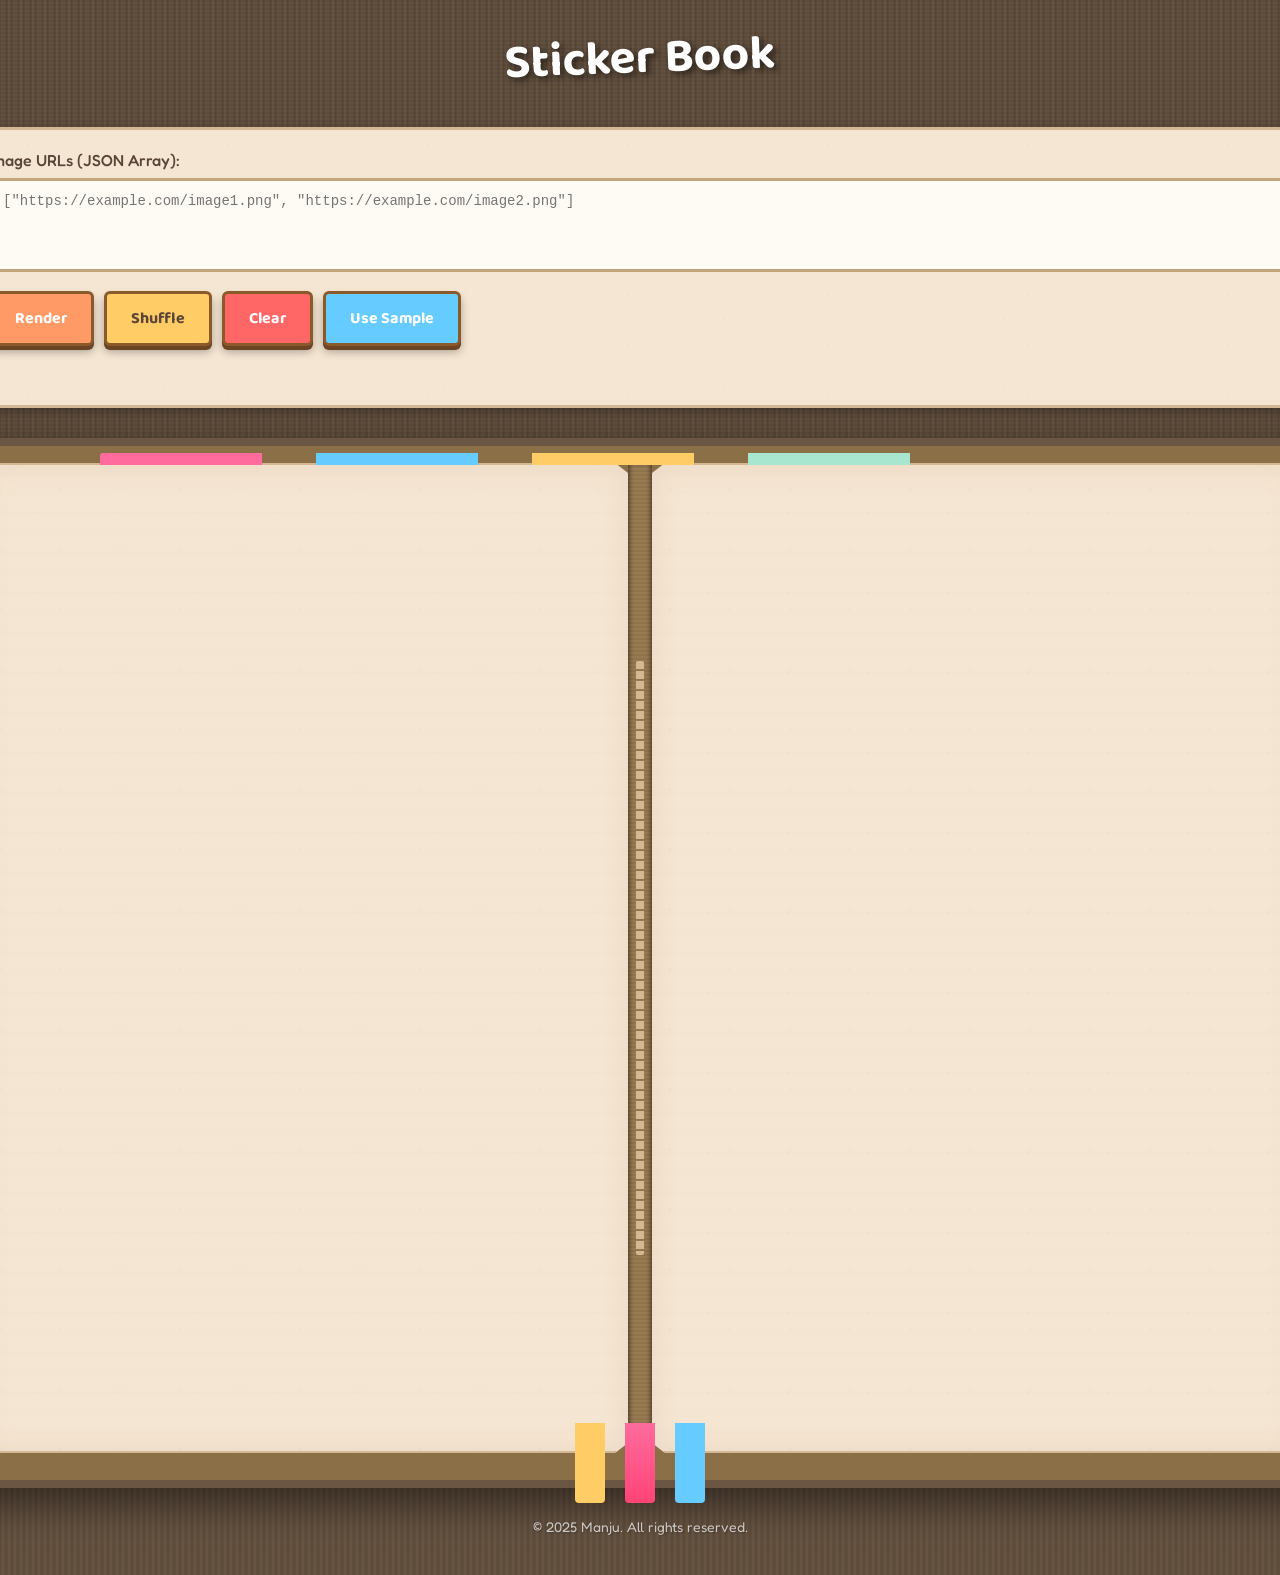
<file: index.html>
<!DOCTYPE html>
<html lang="en">
<head>
    <meta charset="UTF-8">
    <meta name="viewport" content="width=device-width, initial-scale=1.0">
    <title>Sticker Book</title>
    <link rel="preconnect" href="https://fonts.googleapis.com">
    <link rel="preconnect" href="https://fonts.gstatic.com" crossorigin>
    <link href="https://fonts.googleapis.com/css2?family=Baloo+2:wght@400;700&family=Fredoka:wght@300;400;500&display=swap" rel="stylesheet">
    <link rel="stylesheet" href="styles.css">
    <script src="app.js" defer></script>
</head>
<body>
    <header>
        <h1>Sticker Book</h1>
    </header>

    <main>
        <section class="controls">
            <label for="imageInput">Image URLs (JSON Array):</label>
            <textarea id="imageInput" rows="4" placeholder='["https://example.com/image1.png", "https://example.com/image2.png"]'></textarea>
            
            <div class="button-group">
                <button id="renderBtn">Render</button>
                <button id="shuffleBtn">Shuffle</button>
                <button id="clearBtn">Clear</button>
                <button id="sampleBtn">Use Sample</button>
            </div>

            <div id="status" class="status" aria-live="polite"></div>
        </section>

        <section class="book">
            <div class="page left"></div>
            <div class="spine"></div>
            <div class="page right"></div>
        </section>
    </main>

    <footer>
        <p>&copy; 2025 Manju. All rights reserved.</p>
    </footer>
</body>
</html>
</file>
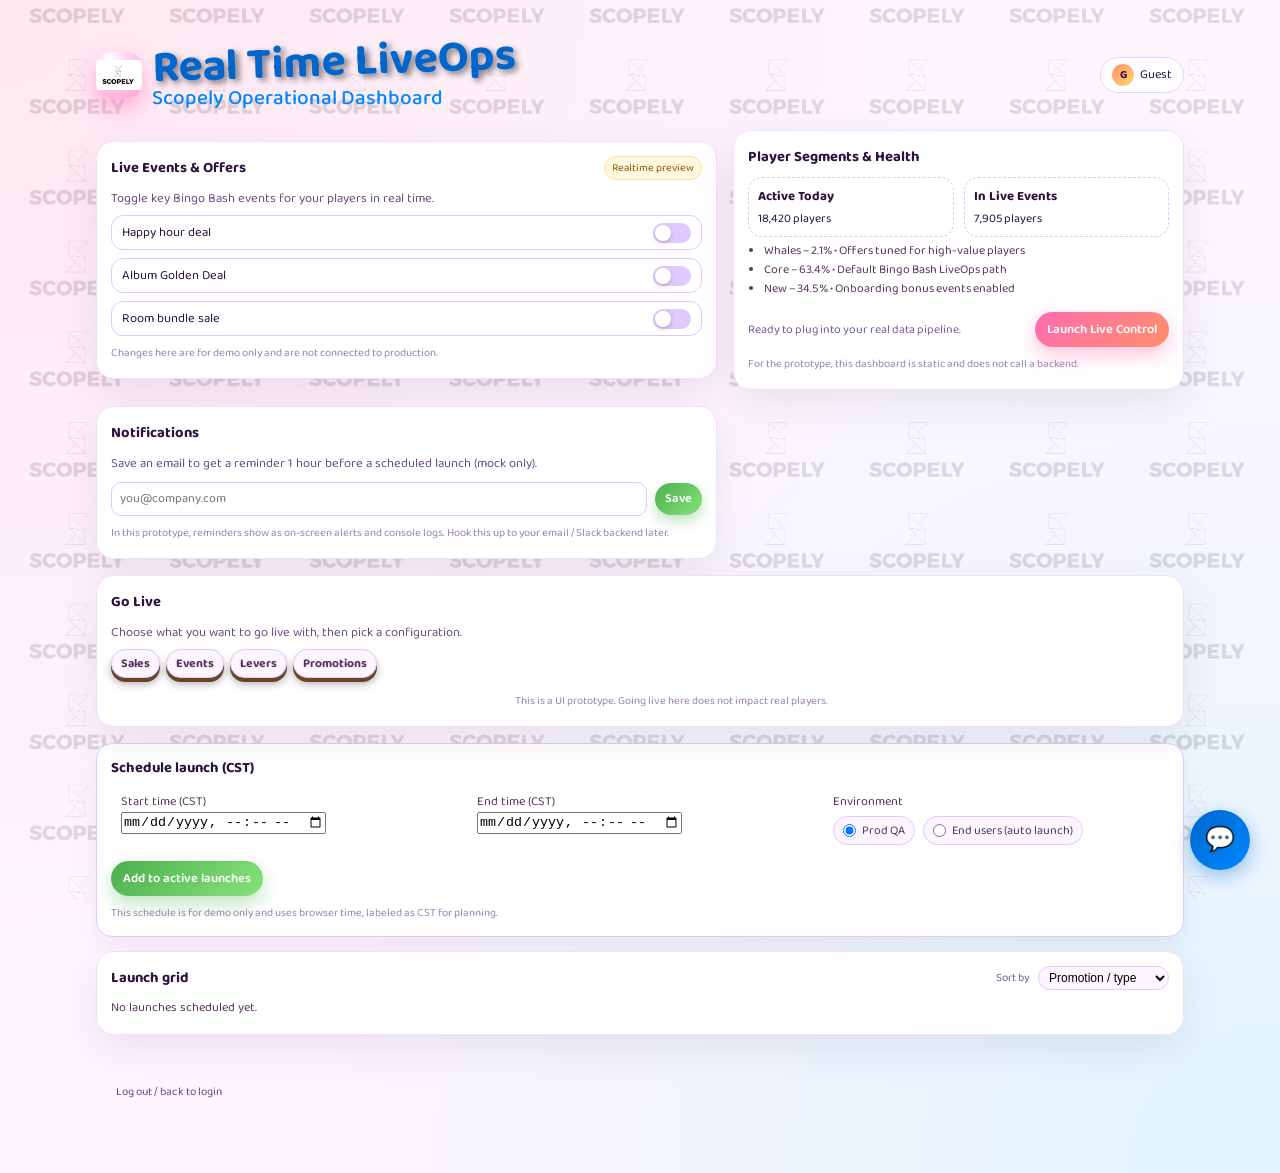
<file: liveops-dashboard.html>
<!DOCTYPE html>
<html lang="en">
<head>
    <meta charset="UTF-8">
    <meta name="viewport" content="width=device-width, initial-scale=1.0">
    <title>Real Time LiveOps - Dashboard</title>
    <link rel="preconnect" href="https://fonts.googleapis.com">
    <link rel="preconnect" href="https://fonts.gstatic.com" crossorigin>
    <link href="https://fonts.googleapis.com/css2?family=Baloo+2:wght@400;700&family=Fredoka:wght@300;400;500&display=swap" rel="stylesheet">
    <link rel="stylesheet" href="styles.css">
    <style>
        .liveops-dashboard-body {
            min-height: 100vh;
            margin: 0;
            background: radial-gradient(circle at top left, #ffe4f0 0, transparent 55%),
                        radial-gradient(circle at bottom right, #e0f4ff 0, transparent 55%),
                        #fdf5ff;
            font-family: 'Baloo 2', system-ui, -apple-system, BlinkMacSystemFont, 'Segoe UI', sans-serif;
            color: #2b123f;
            position: relative;
        }

        .liveops-dashboard-body::before {
            content: "";
            position: fixed;
            inset: 0;
            background: url('8C569E66-41D9-48BE-BF89-1D90B8F220A8_4_5005_c.jpeg') repeat center center;
            background-size: 140px auto;
            opacity: 0.12;
            pointer-events: none;
            z-index: 0;
        }
        .liveops-shell {
            max-width: 1120px;
            margin: 0 auto;
            padding: 18px 16px 32px;
        }
        .liveops-topbar {
            display: flex;
            align-items: center;
            justify-content: space-between;
            gap: 12px;
            margin-bottom: 18px;
        }
        .liveops-topbar-left {
            display: flex;
            align-items: center;
            gap: 10px;
        }
        .liveops-logo-pill {
            width: 46px;
            height: 46px;
            border-radius: 15px;
            background: radial-gradient(circle at 30% 15%, #fff 0, #ffd6f5 35%, #ff9ed1 100%);
            display: flex;
            align-items: center;
            justify-content: center;
            overflow: hidden;
            box-shadow: 0 10px 22px rgba(255,107,176,0.5);
        }
        .liveops-logo-pill img {
            max-width: 100%;
            max-height: 100%;
        }
        .liveops-title-block {
            display: flex;
            flex-direction: column;
            align-items: flex-start;
        }
        .liveops-title-block h1 {
            margin: 0;
            font-size: 2.8rem;
            color: #0066cc;
            font-weight: 700;
            font-style: normal;
            line-height: 1.1;
            text-align: left;
        }
        .liveops-title-block span {
            font-size: 1.3rem;
            color: #0088ff;
            font-weight: 500;
            font-style: normal;
            line-height: 1.2;
            text-align: left;
        }
        .liveops-user-pill {
            font-size: 0.78rem;
            padding: 6px 11px;
            border-radius: 999px;
            background: rgba(255,255,255,0.9);
            border: 1px solid #e6d2ff;
            display: flex;
            align-items: center;
            gap: 6px;
        }
        .liveops-user-badge {
            width: 22px;
            height: 22px;
            border-radius: 999px;
            background: linear-gradient(135deg, #ff8f6b, #ffda6b);
            color: #2b123f;
            display: flex;
            align-items: center;
            justify-content: center;
            font-size: 0.7rem;
            font-weight: 700;
        }
        .liveops-layout {
            display: grid;
            grid-template-columns: minmax(0, 2fr) minmax(0, 1.45fr);
            gap: 16px;
        }
        .liveops-panel {
            background: #ffffff;
            border-radius: 18px;
            padding: 14px 14px 16px;
            box-shadow: 0 14px 40px rgba(0,0,0,0.08);
            border: 1.5px solid #f2dcff;
        }
        .liveops-panel-header {
            display: flex;
            align-items: center;
            justify-content: space-between;
            margin-bottom: 8px;
        }
        .liveops-panel-title {
            font-size: 0.92rem;
        }
        .liveops-chip {
            font-size: 0.68rem;
            padding: 2px 7px;
            border-radius: 999px;
            background: #fff7e0;
            color: #8a5a00;
            border: 1px solid #ffe29a;
        }
        .liveops-ideas-panel {
            margin-bottom: 6px;
        }
        .liveops-ideas-textarea {
            width: 100%;
            min-height: 70px;
            resize: vertical;
            border-radius: 10px;
            border: 1px solid #e4c7ff;
            padding: 8px 9px;
            font-size: 0.78rem;
            font-family: inherit;
        }
        .liveops-ideas-actions {
            margin-top: 6px;
            display: flex;
            justify-content: flex-end;
        }
        .liveops-ideas-btn {
            border-radius: 999px;
            border: none;
            padding: 6px 11px;
            font-size: 0.78rem;
            font-weight: 600;
            background: linear-gradient(135deg, #4caf50, #88e27a);
            color: #ffffff;
            cursor: pointer;
            box-shadow: 0 6px 16px rgba(76, 175, 80, 0.35);
        }
        .liveops-cta-preview-grid {
            margin-top: 10px;
            display: grid;
            grid-template-columns: repeat(auto-fit, minmax(140px, 1fr));
            gap: 10px;
        }
        .liveops-cta-sample {
            border-radius: 12px;
            padding: 8px 9px;
            background: linear-gradient(135deg, #fdf2ff, #e4f3ff);
            border: 1px solid #e4c7ff;
            font-size: 0.72rem;
            cursor: pointer;
        }
        .liveops-cta-sample-title {
            font-weight: 600;
            margin-bottom: 4px;
        }
        .liveops-cta-sample[data-selected="true"] {
            border-color: #4caf50;
            box-shadow: 0 0 0 1px #4caf50;
        }
        .liveops-stat-row {
            display: flex;
            gap: 10px;
            margin-top: 4px;
        }
        .liveops-stat {
            flex: 1;
            padding: 8px 9px;
            border-radius: 14px;
            background: #ffffff;
            border: 1px dashed #e1c6ff;
            font-size: 0.75rem;
        }
        .liveops-stat strong {
            display: block;
            font-size: 0.82rem;
            margin-bottom: 2px;
        }
        .liveops-toggle-row {
            display: flex;
            flex-direction: column;
            gap: 8px;
            margin-top: 6px;
        }
        .liveops-toggle {
            display: flex;
            align-items: center;
            justify-content: space-between;
            font-size: 0.8rem;
            padding: 6px 10px;
            border-radius: 12px;
            background: #ffffff;
            border: 1px solid #e4c7ff;
        }
        .liveops-switch {
            width: 38px;
            height: 20px;
            border-radius: 999px;
            background: #e0c9ff;
            padding: 2px;
            display: flex;
            align-items: center;
            cursor: pointer;
            transition: background 0.18s ease;
        }
        .liveops-switch-handle {
            width: 16px;
            height: 16px;
            border-radius: 999px;
            background: #ffffff;
            box-shadow: 0 2px 5px rgba(0,0,0,0.2);
            transform: translateX(0);
            transition: transform 0.18s ease;
        }
        .liveops-switch[data-on="true"] {
            background: #ff8f6b;
        }
        .liveops-switch[data-on="true"] .liveops-switch-handle {
            transform: translateX(16px);
        }
        .liveops-segments-list {
            margin: 4px 0 0;
            padding-left: 16px;
            font-size: 0.76rem;
            color: #5a355f;
        }
        .liveops-footer-row {
            margin-top: 14px;
            display: flex;
            justify-content: space-between;
            align-items: center;
            gap: 10px;
            font-size: 0.75rem;
            color: #7a5a99;
        }
        .liveops-notify-row {
            margin-top: 8px;
            display: flex;
            gap: 8px;
            align-items: center;
            font-size: 0.78rem;
        }
        .liveops-notify-input {
            flex: 1;
            padding: 6px 8px;
            border-radius: 10px;
            border: 1px solid #e4c7ff;
            font-size: 0.78rem;
            font-family: inherit;
        }
        .liveops-notify-btn {
            border-radius: 999px;
            border: none;
            padding: 6px 10px;
            font-size: 0.78rem;
            font-weight: 600;
            background: linear-gradient(135deg, #4caf50, #88e27a);
            color: #ffffff;
            cursor: pointer;
            box-shadow: 0 6px 14px rgba(76, 175, 80, 0.35);
        }
        .liveops-cta-btn {
            border-radius: 999px;
            border: none;
            padding: 7px 12px;
            font-size: 0.8rem;
            font-weight: 600;
            background: linear-gradient(135deg, #ff6bb0, #ff8f6b);
            color: #ffffff;
            cursor: pointer;
            box-shadow: 0 8px 20px rgba(255,107,176,0.4);
        }
        .liveops-meta {
            font-size: 0.7rem;
            color: #9b80b3;
            margin-top: 8px;
        }
        .liveops-schedule-panel {
            margin-top: 16px;
            padding: 12px 14px 14px;
            border-radius: 16px;
            background: #ffffff;
            box-shadow: 0 10px 26px rgba(0,0,0,0.06);
            border: 1px solid #e4c7ff;
            position: relative;
            overflow: hidden;
        }
        .liveops-schedule-panel::before {
            content: "";
            position: absolute;
            inset: 0;
            background: #ffffff;
            z-index: -1;
        }
        .liveops-schedule-grid {
            display: grid;
            grid-template-columns: repeat(auto-fit, minmax(210px, 1fr));
            gap: 10px;
            margin-top: 4px;
        }
        .liveops-schedule-field {
            font-size: 0.78rem;
            color: #5a355f;
            background: #ffffff;
            border-radius: 10px;
            padding: 8px 10px;
        }
        .liveops-env-toggle {
            display: flex;
            gap: 8px;
            flex-wrap: wrap;
            margin-top: 4px;
        }
        .liveops-env-chip {
            padding: 4px 9px;
            border-radius: 999px;
            border: 1px solid #e4c7ff;
            font-size: 0.76rem;
            display: inline-flex;
            align-items: center;
            gap: 6px;
            background: #faf5ff;
        }
        .liveops-schedule-btn {
            margin-top: 8px;
            border-radius: 999px;
            border: none;
            padding: 7px 12px;
            font-size: 0.8rem;
            font-weight: 600;
            background: linear-gradient(135deg, #4caf50, #88e27a);
            color: #ffffff;
            cursor: pointer;
            box-shadow: 0 8px 20px rgba(76, 175, 80, 0.35);
        }
        .liveops-launches-panel {
            background: #ffffff;
            border-radius: 18px;
            padding: 14px 14px 16px;
            box-shadow: 0 14px 40px rgba(0,0,0,0.08);
            border: 1.5px solid #f2dcff;
            position: relative;
            overflow: hidden;
        }
        .liveops-launches-panel::before {
            content: "";
            position: absolute;
            inset: 0;
            background: #ffffff;
            z-index: -1;
        }
        .liveops-launches-list {
            margin-top: 6px;
            font-size: 0.78rem;
            color: #5a355f;
        }
        .liveops-launch-row {
            display: grid;
            grid-template-columns: minmax(0, 2.3fr) minmax(0, 1.4fr) minmax(0, 1.6fr);
            gap: 6px;
            padding: 6px 8px;
            border-radius: 12px;
            background: #ffffff;
            border: 1px solid #e4c7ff;
            margin-bottom: 5px;
        }
        .liveops-launch-title {
            font-weight: 600;
            font-size: 0.8rem;
        }
        .liveops-launch-sub {
            font-size: 0.72rem;
            color: #7a5a99;
        }
        .liveops-launch-status {
            padding: 2px 8px;
            border-radius: 999px;
            font-size: 0.7rem;
            display: inline-block;
        }
        .liveops-launch-status[data-status="ready"] {
            background: #e0f7e9;
            color: #1b7a3a;
        }
        .liveops-launch-status[data-status="in-progress"] {
            background: #fff4e0;
            color: #a06400;
        }
        .liveops-launch-status[data-status="completed"] {
            background: #ece9ff;
            color: #5640a6;
        }
        .liveops-launch-status[data-status="paused"] {
            background: #e0f0ff;
            color: #1f4a8a;
        }
        .liveops-launch-status[data-status="stopped"] {
            background: #ffe4e4;
            color: #a02020;
        }
        .liveops-launch-actions {
            margin-top: 4px;
            display: flex;
            flex-wrap: wrap;
            gap: 6px;
        }
        .liveops-btn-pause {
            border-radius: 999px;
            border: none;
            padding: 3px 8px;
            font-size: 0.7rem;
            background: #e0f0ff;
            color: #1f4a8a;
            cursor: pointer;
        }
        .liveops-btn-relaunch {
            border-radius: 999px;
            border: none;
            padding: 3px 8px;
            font-size: 0.7rem;
            background: #e5ffe5;
            color: #227022;
            cursor: pointer;
        }
        .liveops-btn-stop {
            border-radius: 999px;
            border: none;
            padding: 3px 8px;
            font-size: 0.7rem;
            background: #ffe0e0;
            color: #a02020;
            cursor: pointer;
        }
        .liveops-btn-edit {
            border-radius: 999px;
            border: none;
            padding: 3px 8px;
            font-size: 0.7rem;
            background: #faf5ff;
            color: #5a355f;
            cursor: pointer;
        }
        .liveops-launch-sort {
            display: flex;
            align-items: center;
            gap: 8px;
        }
        .liveops-launch-sort select {
            font-size: 0.75rem;
            padding: 3px 6px;
            border-radius: 999px;
            border: 1px solid #e4c7ff;
            background: #faf5ff;
        }
        .liveops-launch-header-row {
            display: grid;
            grid-template-columns: minmax(0, 2.3fr) minmax(0, 1.4fr) minmax(0, 1.6fr);
            gap: 6px;
            padding: 4px 8px 6px;
            font-size: 0.74rem;
            color: #7a5a99;
            font-weight: 600;
        }
        .liveops-launch-header-row span {
            white-space: nowrap;
        }
        .liveops-golive-header {
            display: flex;
            align-items: center;
            justify-content: space-between;
            gap: 8px;
            margin-bottom: 8px;
        }
        .liveops-panel-golive {
            grid-column: 1 / -1;
        }
        .liveops-golive-layout {
            display: grid;
            grid-template-columns: minmax(0, 1.2fr) minmax(0, 2fr);
            gap: 12px;
            align-items: flex-start;
            margin-top: 6px;
        }
        @media (max-width: 900px) {
            .liveops-panel-golive {
                grid-column: auto;
            }
            .liveops-golive-layout {
                grid-template-columns: minmax(0, 1fr);
            }
        }
        .liveops-golive-cta {
            border-radius: 999px;
            border: none;
            padding: 7px 12px;
            font-size: 0.8rem;
            font-weight: 600;
            background: linear-gradient(135deg, #4caf50, #88e27a);
            color: #ffffff;
            cursor: pointer;
            box-shadow: 0 8px 20px rgba(76, 175, 80, 0.35);
        }
        .liveops-golive-tabs {
            display: flex;
            gap: 6px;
            flex-wrap: wrap;
            margin-bottom: 6px;
        }
        .liveops-golive-tab {
            border-radius: 999px;
            padding: 4px 9px;
            font-size: 0.76rem;
            border: 1px solid #e4c7ff;
            background: #faf5ff;
            color: #5a355f;
            cursor: pointer;
        }
        .liveops-golive-tab[data-active="true"] {
            background: linear-gradient(135deg, #ff6bb0, #ff8f6b);
            color: #ffffff;
            border-color: transparent;
            box-shadow: 0 6px 14px rgba(255, 107, 176, 0.35);
        }
        .liveops-golive-list {
            list-style: none;
            padding-left: 0;
            margin: 4px 0 0;
            font-size: 0.78rem;
            color: #5a355f;
            display: grid;
            grid-template-columns: repeat(auto-fit, minmax(170px, 1fr));
            gap: 4px 8px;
        }
        .liveops-golive-list li {
            padding: 4px 7px;
            border-radius: 10px;
            background: #ffffff;
            border: 1px dashed #e1c6ff;
            cursor: pointer;
        }
        .liveops-golive-list li[data-selected="true"] {
            background: linear-gradient(135deg, #ff6bb0, #ff8f6b);
            color: #ffffff;
            border-style: solid;
        }
        .liveops-golive-config {
            margin-top: 10px;
            padding-top: 8px;
            border-top: 1px dashed #e4c7ff;
            display: none; /* shown after user picks a specific option */
        }
        .liveops-golive-row {
            display: flex;
            gap: 12px;
            margin-bottom: 8px;
            flex-wrap: wrap;
        }
        .liveops-golive-field {
            flex: 1 1 220px;
            font-size: 0.78rem;
            color: #5a355f;
        }
        .liveops-golive-subblock {
            background: #ffffff;
            border-radius: 12px;
            padding: 6px 8px;
            border: 1px solid #e4c7ff;
        }
        .liveops-checkbox-line {
            display: flex;
            align-items: center;
            gap: 6px;
            font-size: 0.76rem;
            margin-bottom: 3px;
        }
        .liveops-golive-checkbox-grid {
            display: flex;
            flex-wrap: wrap;
            gap: 4px 10px;
            margin-top: 4px;
        }
        .liveops-back-link {
            font-size: 0.72rem;
            color: #6b4a86;
            text-decoration: none;
        }
        .liveops-back-link:hover {
            text-decoration: underline;
        }
        @media (max-width: 900px) {
            .liveops-layout {
                grid-template-columns: minmax(0, 1fr);
            }
        }
        .liveops-ai-bot {
            position: fixed;
            bottom: 30px;
            right: 30px;
            z-index: 9998;
            display: flex;
            flex-direction: column;
            align-items: flex-end;
            gap: 12px;
        }
        .liveops-ai-chat {
            background: #ffffff;
            border-radius: 20px;
            box-shadow: 0 10px 40px rgba(0,0,0,0.15);
            width: 380px;
            max-width: calc(100vw - 60px);
            height: 500px;
            display: none;
            flex-direction: column;
            overflow: hidden;
            animation: slideInUp 0.3s ease;
            border: 2px solid #0066cc;
        }
        .liveops-ai-chat.active {
            display: flex;
        }
        .liveops-ai-header {
            background: linear-gradient(135deg, #0066cc, #0088ff);
            color: white;
            padding: 16px 20px;
            display: flex;
            align-items: center;
            gap: 12px;
            border-radius: 18px 18px 0 0;
        }
        .liveops-ai-avatar {
            width: 40px;
            height: 40px;
            border-radius: 50%;
            background: white;
            display: flex;
            align-items: center;
            justify-content: center;
            font-size: 1.3rem;
        }
        .liveops-ai-info {
            flex: 1;
        }
        .liveops-ai-info h3 {
            margin: 0;
            font-size: 1rem;
            font-weight: 600;
        }
        .liveops-ai-info p {
            margin: 2px 0 0;
            font-size: 0.75rem;
            opacity: 0.9;
        }
        .liveops-ai-close {
            width: 30px;
            height: 30px;
            border: none;
            background: rgba(255,255,255,0.2);
            border-radius: 50%;
            color: white;
            cursor: pointer;
            font-size: 1.2rem;
            display: flex;
            align-items: center;
            justify-content: center;
            transition: background 0.2s;
        }
        .liveops-ai-close:hover {
            background: rgba(255,255,255,0.3);
        }
        .liveops-ai-messages {
            flex: 1;
            overflow-y: auto;
            padding: 16px;
            display: flex;
            flex-direction: column;
            gap: 12px;
            background: #f8f9fa;
        }
        .liveops-ai-message {
            display: flex;
            gap: 8px;
            animation: messageSlideIn 0.3s ease;
        }
        .liveops-ai-message.user {
            flex-direction: row-reverse;
        }
        .liveops-ai-message-avatar {
            width: 32px;
            height: 32px;
            border-radius: 50%;
            background: linear-gradient(135deg, #0066cc, #0088ff);
            display: flex;
            align-items: center;
            justify-content: center;
            font-size: 0.9rem;
            flex-shrink: 0;
        }
        .liveops-ai-message.user .liveops-ai-message-avatar {
            background: linear-gradient(135deg, #6b4a86, #8e6aaa);
        }
        .liveops-ai-message-bubble {
            background: white;
            border-radius: 16px;
            padding: 10px 14px;
            max-width: 70%;
            font-size: 0.9rem;
            line-height: 1.4;
            box-shadow: 0 2px 8px rgba(0,0,0,0.08);
        }
        .liveops-ai-message.user .liveops-ai-message-bubble {
            background: linear-gradient(135deg, #0066cc, #0088ff);
            color: white;
        }
        .liveops-ai-typing {
            display: none;
            align-items: center;
            gap: 4px;
            padding: 10px 14px;
            background: white;
            border-radius: 16px;
            width: fit-content;
        }
        .liveops-ai-typing.active {
            display: flex;
        }
        .liveops-ai-typing span {
            width: 8px;
            height: 8px;
            border-radius: 50%;
            background: #0066cc;
            animation: typingDot 1.4s infinite;
        }
        .liveops-ai-typing span:nth-child(2) {
            animation-delay: 0.2s;
        }
        .liveops-ai-typing span:nth-child(3) {
            animation-delay: 0.4s;
        }
        .liveops-ai-input-area {
            padding: 12px 16px;
            border-top: 1px solid #e0e0e0;
            background: white;
            display: flex;
            gap: 8px;
            align-items: center;
        }
        .liveops-ai-input {
            flex: 1;
            border: 1px solid #e0e0e0;
            border-radius: 20px;
            padding: 10px 16px;
            font-size: 0.9rem;
            font-family: inherit;
            outline: none;
            transition: border-color 0.2s;
        }
        .liveops-ai-input:focus {
            border-color: #0066cc;
        }
        .liveops-ai-action-btn {
            width: 38px;
            height: 38px;
            border: none;
            border-radius: 50%;
            background: linear-gradient(135deg, #0066cc, #0088ff);
            color: white;
            cursor: pointer;
            display: flex;
            align-items: center;
            justify-content: center;
            font-size: 1rem;
            transition: all 0.2s;
            flex-shrink: 0;
        }
        .liveops-ai-action-btn:hover {
            transform: scale(1.05);
            box-shadow: 0 4px 12px rgba(0,102,204,0.4);
        }
        .liveops-ai-action-btn.listening {
            background: linear-gradient(135deg, #ff0066, #ff3388);
            animation: pulse 1.5s ease-in-out infinite;
        }
        .liveops-ai-toggle {
            width: 60px;
            height: 60px;
            border-radius: 50%;
            background: linear-gradient(135deg, #0066cc, #0088ff);
            border: none;
            box-shadow: 0 6px 20px rgba(0,102,204,0.4);
            cursor: pointer;
            display: flex;
            align-items: center;
            justify-content: center;
            font-size: 1.5rem;
            transition: all 0.3s ease;
            position: relative;
        }
        .liveops-ai-toggle:hover {
            transform: scale(1.05);
            box-shadow: 0 8px 25px rgba(0,102,204,0.5);
        }
        .liveops-ai-toggle .liveops-ai-badge {
            position: absolute;
            top: -4px;
            right: -4px;
            width: 20px;
            height: 20px;
            background: #ff0066;
            border-radius: 50%;
            color: white;
            font-size: 0.7rem;
            display: none;
            align-items: center;
            justify-content: center;
            font-weight: 600;
            border: 2px solid white;
        }
        .liveops-ai-toggle .liveops-ai-badge.active {
            display: flex;
        }
        @keyframes pulse {
            0%, 100% {
                transform: scale(1);
                box-shadow: 0 6px 20px rgba(0,102,204,0.4);
            }
            50% {
                transform: scale(1.1);
                box-shadow: 0 8px 30px rgba(0,102,204,0.6);
            }
        }
        @keyframes slideInUp {
            from {
                opacity: 0;
                transform: translateY(20px);
            }
            to {
                opacity: 1;
                transform: translateY(0);
            }
        }
        @keyframes messageSlideIn {
            from {
                opacity: 0;
                transform: translateY(10px);
            }
            to {
                opacity: 1;
                transform: translateY(0);
            }
        }
        @keyframes typingDot {
            0%, 60%, 100% {
                transform: translateY(0);
            }
            30% {
                transform: translateY(-10px);
            }
        }
    </style>
    <script>
        function getQueryParam(name) {
            const params = new URLSearchParams(window.location.search);
            return params.get(name) || '';
        }
        document.addEventListener('DOMContentLoaded', function () {
            const username = getQueryParam('user');
            const userSpan = document.getElementById('liveopsUserName');
            const badge = document.getElementById('liveopsUserInitial');

            if (username) {
                userSpan.textContent = username;
                badge.textContent = username.charAt(0).toUpperCase();
            } else {
                userSpan.textContent = 'Guest';
                badge.textContent = 'G';
            }

            function loadToggleStates() {
                try {
                    const raw = localStorage.getItem('liveopsToggles');
                    if (!raw) return {};
                    const parsed = JSON.parse(raw);
                    return parsed && typeof parsed === 'object' ? parsed : {};
                } catch (e) {
                    return {};
                }
            }

            function saveToggleStates(states) {
                try {
                    localStorage.setItem('liveopsToggles', JSON.stringify(states));
                } catch (e) {
                    // ignore in prototype
                }
            }

            function updateEventTimestamp(key, ts) {
                const el = document.getElementById('eventTime-' + key);
                if (el) {
                    el.textContent = ts || '—';
                }
            }

            function nowTimestamp() {
                try {
                    return new Date().toLocaleString();
                } catch (e) {
                    return '';
                }
            }

            const toggleStates = loadToggleStates();

            document.querySelectorAll('.liveops-switch').forEach(function (sw) {
                const key = sw.getAttribute('data-key') || '';
                const isEventsToggleKey = (key === 'happyHourDeal' || key === 'albumGoldenDeal' || key === 'roomBundleSale');

                if (key && Object.prototype.hasOwnProperty.call(toggleStates, key)) {
                    const stored = toggleStates[key];
                    let isOn = false;
                    let activatedAt = '';
                    if (stored && typeof stored === 'object') {
                        isOn = !!stored.on;
                        activatedAt = stored.activatedAt || '';
                    } else if (typeof stored === 'boolean') {
                        isOn = stored;
                    }
                    sw.setAttribute('data-on', String(isOn));
                    if (activatedAt) {
                        updateEventTimestamp(key, activatedAt);
                    }
                    const container = sw.closest('.liveops-toggle');
                    if (container && isEventsToggleKey && isOn) {
                        container.setAttribute('data-active', 'true');
                    }
                } else if (key) {
                    // default: off
                    sw.setAttribute('data-on', 'false');
                }

                sw.addEventListener('click', function () {
                    const current = this.getAttribute('data-on') === 'true';
                    const next = !current;

                    const k = this.getAttribute('data-key') || '';
                    const isEventsToggle = (k === 'happyHourDeal' || k === 'albumGoldenDeal' || k === 'roomBundleSale');

                    const container = this.closest('.liveops-toggle');

                    if (!current && next && isEventsToggle) {
                        const labelEl = container?.querySelector('span');
                        const label = labelEl ? labelEl.textContent.trim() : k;
                        const confirmed = window.confirm('This will go live for all players immediately. Activate "' + label + '"?');
                        if (!confirmed) {
                            return; // do not change state
                        }
                    }

                    this.setAttribute('data-on', String(next));
                    if (container && isEventsToggle) {
                        if (next) {
                            container.setAttribute('data-active', 'true');
                        } else {
                            container.removeAttribute('data-active');
                        }
                    }

                    if (k) {
                        const prev = toggleStates[k];
                        let activatedAt = '';
                        if (next) {
                            activatedAt = nowTimestamp();
                        } else if (prev && typeof prev === 'object' && prev.activatedAt) {
                            activatedAt = prev.activatedAt;
                        }

                        toggleStates[k] = { on: next, activatedAt: activatedAt };
                        saveToggleStates(toggleStates);
                        updateEventTimestamp(k, activatedAt);

                        if (next && isEventsToggle) {
                            const labelEl2 = container?.querySelector('span');
                            const label2 = labelEl2 ? labelEl2.textContent.trim() : k;
                            syncEventsToggleToLaunch(k, label2, activatedAt, true);
                        }
                    }
                });
            });

            function updateCreateNewPanelVisibility() {
                const themeSelect = document.getElementById('liveopsTheme');
                const panel = document.getElementById('liveopsCreateNewPanel');
                if (!themeSelect || !panel) return;
                const value = themeSelect.value;
                panel.style.display = (value === 'create-new') ? 'block' : 'none';
            }

            let generatedCtas = [];

            const goLiveData = {
                Sales: [
                    '3PO',
                    '6PO',
                    'BOGO',
                    'Buy ALL',
                    'Rolling Offer 4PO',
                    'Rolling Offer 3PO',
                    'Endless Sale',
                    'Others'
                ],
                Events: [
                    'Magic Carpet',
                    'Treasure Trek',
                    'Team vs Team',
                    'Others'
                ],
                Levers: [
                    'Raffle',
                    'Recurring Rewards',
                    'Daily Lucky Draw',
                    'Others'
                ],
                Promotions: [
                    'Main Promo',
                    'Teaser',
                    'Preloader',
                    'Powerplay',
                    'Others'
                ]
            };

            const configFieldWrapper = document.getElementById('liveopsConfigField');

            function updateConfigFieldVisibility(category) {
                if (!configFieldWrapper) return;
                if (category === 'Sales' || category === 'Events') {
                    configFieldWrapper.style.display = 'none';
                } else {
                    configFieldWrapper.style.display = '';
                }
            }

            const sheetData = {
                Sales: [
                    { label: 'high data template 1', url: 'https://example.com/sheets/sales_master.csv' },
                    { label: 'Stretch data template 2', url: 'https://example.com/sheets/sales_qa.csv' }
                ],
                Events: [
                    { label: 'Events calendar sheet', url: 'https://example.com/sheets/events_calendar.csv' },
                    { label: 'Events experiment sheet', url: 'https://example.com/sheets/events_experiment.csv' }
                ],
                Levers: [
                    { label: 'Levers config sheet', url: 'https://example.com/sheets/levers_config.csv' }
                ],
                Promotions: [
                    { label: 'Promotions main sheet', url: 'https://example.com/sheets/promos_main.csv' },
                    { label: 'AB test sheet', url: 'https://example.com/sheets/promos_abtest.csv' }
                ]
            };

            const listEl = document.getElementById('liveopsGoLiveList');
            const tabEls = document.querySelectorAll('.liveops-golive-tab');
            const configEl = document.querySelector('.liveops-golive-config');
            const launchesListEl = document.getElementById('liveopsLaunchesList');
            const scheduleBtn = document.getElementById('liveopsScheduleBtn');
            const startInput = document.getElementById('liveopsStart');
            const endInput = document.getElementById('liveopsEnd');
            const envInputs = document.querySelectorAll('input[name="liveopsEnv"]');

            const launches = [];
            let launchSortMode = 'type'; // default: promotion/type based
            let editingLaunch = null; // when set, Schedule will update this launch instead of creating a new one

            function saveLaunches() {
                try {
                    localStorage.setItem('liveopsLaunches', JSON.stringify(launches));
                } catch (e) {
                    // ignore storage errors in prototype
                }
            }

            function loadLaunches() {
                try {
                    const raw = localStorage.getItem('liveopsLaunches');
                    if (!raw) return;
                    const parsed = JSON.parse(raw);
                    if (!Array.isArray(parsed)) return;
                    parsed.forEach(function (l) { launches.push(l); });
                } catch (e) {
                    // ignore parse errors and start fresh
                }
            }

            function syncEventsToggleToLaunch(key, label, activatedAt, isOn) {
                if (!isOn) return;

                const env = getSelectedEnv ? getSelectedEnv() : 'prodqa';
                const start = activatedAt || nowTimestamp();

                const existing = launches.find(function (launch) {
                    return launch.item && launch.item.category === 'Events' && launch.item.label === label;
                });

                if (existing) {
                    existing.start = start;
                    existing.env = env;
                    existing.status = 'in-progress';
                } else {
                    launches.push({
                        item: { category: 'Events', label: label },
                        sheetLabel: '',
                        sheetUrl: '',
                        configBank: '',
                        theme: 'Adhoc toggle',
                        rooms: '',
                        builds: '',
                        start: start,
                        end: '',
                        env: env,
                        status: 'in-progress'
                    });
                }

                saveLaunches();
                renderLaunches();
            }

            function updateConfigBankOptions() {
                const configSelect = document.getElementById('liveopsConfigBank');
                if (!configSelect) return;

                const selectedItemEl = listEl.querySelector('li[data-selected="true"]');
                const prefix = selectedItemEl ? (selectedItemEl.textContent.trim() + ' ') : '';

                configSelect.innerHTML = '';
                const placeholder = document.createElement('option');
                placeholder.value = '';
                placeholder.textContent = prefix
                    ? 'Select a config bank for ' + selectedItemEl.textContent.trim() + '…'
                    : 'Select a config bank…';
                configSelect.appendChild(placeholder);

                const configs = ['Config Bank 1', 'Config Bank 2', 'Config Bank 3'];
                configs.forEach(function (label) {
                    const opt = document.createElement('option');
                    opt.value = prefix + label;
                    opt.textContent = prefix ? (prefix + label) : label;
                    configSelect.appendChild(opt);
                });
            }

            function updateSheetOptionsForCategory(category) {
                const sheetSelect = document.getElementById('liveopsDataSheet');
                if (!sheetSelect) return;

                const sheets = sheetData[category] || [];
                sheetSelect.innerHTML = '';
                const placeholder = document.createElement('option');
                placeholder.value = '';
                placeholder.textContent = sheets.length ? 'Select a sheet for ' + category + '…' : 'No sheets defined for ' + category;
                sheetSelect.appendChild(placeholder);

                // For any category, prefix each sheet label with the currently selected item
                // e.g. "3PO high data template 1", "Magic Carpet Events calendar sheet",
                // except for Powerplay which uses its own special handler.
                let itemPrefix = '';
                const selectedItemEl = listEl.querySelector('li[data-selected="true"]');
                if (selectedItemEl) {
                    itemPrefix = selectedItemEl.textContent.trim() + ' ';
                }

                sheets.forEach(function (s) {
                    const opt = document.createElement('option');
                    opt.value = s.url;
                    opt.setAttribute('data-type', 'sheet');
                    opt.textContent = itemPrefix ? (itemPrefix + s.label) : s.label;
                    sheetSelect.appendChild(opt);
                });

                // For Sales and Events, also merge Config Bank options into this same dropdown
                if (category === 'Sales' || category === 'Events') {
                    const configs = ['Config Bank 1', 'Config Bank 2', 'Config Bank 3'];
                    configs.forEach(function (label) {
                        const opt = document.createElement('option');
                        opt.value = 'config:' + label;
                        opt.setAttribute('data-type', 'config');
                        const fullLabel = itemPrefix ? (itemPrefix + label) : label;
                        opt.textContent = fullLabel;
                        sheetSelect.appendChild(opt);
                    });
                }
            }

            function updateSheetOptionsForPowerplay() {
                const sheetSelect = document.getElementById('liveopsDataSheet');
                if (!sheetSelect) return;

                const powerplaySheets = [
                    'Double Daub Bonanza',
                    'UPP + Triple Daubs',
                    'Triumphant Daubs',
                    'Single Daub only'
                ];

                sheetSelect.innerHTML = '';
                const placeholder = document.createElement('option');
                placeholder.value = '';
                placeholder.textContent = 'Select a Powerplay sheet…';
                sheetSelect.appendChild(placeholder);

                powerplaySheets.forEach(function (label) {
                    const opt = document.createElement('option');
                    opt.value = label;
                    opt.textContent = label;
                    sheetSelect.appendChild(opt);
                });
            }

            function renderGoLive(category) {
                const items = goLiveData[category] || [];
                listEl.innerHTML = '';
                items.forEach(function (label) {
                    const li = document.createElement('li');
                    li.textContent = label;
                    listEl.appendChild(li);
                });

                // default sheet options for category
                updateSheetOptionsForCategory(category);

                // reset Config Bank options for this category (no specific item yet)
                updateConfigBankOptions();

                // hide/show Config Bank field based on category
                updateConfigFieldVisibility(category);

                // hide config until user picks a specific item
                if (configEl) {
                    configEl.style.display = 'none';
                }
            }

            tabEls.forEach(function (tab) {
                tab.addEventListener('click', function () {
                    tabEls.forEach(function (t) { t.setAttribute('data-active', 'false'); });
                    this.setAttribute('data-active', 'true');
                    const category = this.getAttribute('data-category');
                    renderGoLive(category);
                    updateConfigBankOptions(); // Call updateConfigBankOptions when a Go Live category is rendered
                    updateCreateNewPanelVisibility();
                });
            });

            // step 2: when user clicks a specific item, show config
            listEl.addEventListener('click', function (e) {
                const target = e.target.closest('li');
                if (!target) return;

                // mark selected item
                listEl.querySelectorAll('li').forEach(function (li) {
                    li.setAttribute('data-selected', 'false');
                });
                target.setAttribute('data-selected', 'true');

                // if selected item is Powerplay, use special Powerplay sheet options
                const selectedLabel = target.textContent.trim();
                if (selectedLabel === 'Powerplay') {
                    updateSheetOptionsForPowerplay();
                } else {
                    const categoryTab = document.querySelector('.liveops-golive-tab[data-active="true"]');
                    if (categoryTab) {
                        const category = categoryTab.getAttribute('data-category');
                        updateSheetOptionsForCategory(category);
                    }
                }

                // update Config Bank options to match the selected item
                updateConfigBankOptions();

                // show configuration block
                if (configEl) {
                    configEl.style.display = 'block';
                }
            });

            const themeSelectEl = document.getElementById('liveopsTheme');
            if (themeSelectEl) {
                themeSelectEl.addEventListener('change', function () {
                    updateCreateNewPanelVisibility();
                });
            }

            const ctaButton = document.querySelector('.liveops-ideas-btn');
            const ctaPanel = document.getElementById('liveopsCreateNewPanel');
            const ctaPreview = document.getElementById('liveopsCtaPreview');
            const ctaTextarea = ctaPanel ? ctaPanel.querySelector('.liveops-ideas-textarea') : null;

            if (ctaButton && ctaPanel && ctaPreview && ctaTextarea) {
                ctaButton.addEventListener('click', function () {
                    const prompt = ctaTextarea.value.trim();
                    const selected = getSelectedItem ? getSelectedItem() : null;
                    if (!selected) {
                        alert('Please select a Sales / Events / Levers / Promotions item before generating a CTA.');
                        return;
                    }
                    if (!prompt) {
                        alert('Please enter a prompt in the Create New field before generating a CTA.');
                        return;
                    }

                    generatedCtas = [];
                    const baseLabel = selected.label || 'Selection';
                    const samples = ctaPreview.querySelectorAll('.liveops-cta-sample');
                    samples.forEach(function (sample, idx) {
                        const titleEl = sample.querySelector('.liveops-cta-sample-title');
                        const bodyEl = sample.querySelector('.liveops-cta-sample-body');
                        const variantNum = idx + 1;
                        const title = baseLabel + ' Name ' + variantNum;
                        titleEl.textContent = title;
                        bodyEl.textContent = '“' + prompt + '”';
                        sample.setAttribute('data-selected', 'false');
                        generatedCtas.push({ id: 'cta-' + Date.now() + '-' + idx, label: title });
                    });

                    ctaPreview.style.display = 'grid';
                });

                ctaPreview.addEventListener('click', function (e) {
                    const sample = e.target.closest('.liveops-cta-sample');
                    if (!sample) return;
                    const index = parseInt(sample.getAttribute('data-index') || '0', 10);
                    const cta = generatedCtas[index];
                    if (!cta) return;

                    ctaPreview.querySelectorAll('.liveops-cta-sample').forEach(function (s) {
                        s.setAttribute('data-selected', 'false');
                    });
                    sample.setAttribute('data-selected', 'true');

                    const themeSelect = document.getElementById('liveopsTheme');
                    if (!themeSelect) return;

                    let existing = Array.from(themeSelect.options).find(function (opt) {
                        return opt.value === cta.id;
                    });
                    if (!existing) {
                        existing = document.createElement('option');
                        existing.value = cta.id;
                        existing.textContent = cta.label;
                        themeSelect.appendChild(existing);
                    }

                    themeSelect.value = cta.id;
                    updateCreateNewPanelVisibility();
                });
            }

            // handle All rooms toggle: disable/enable individual room checkboxes
            const roomsAllCheckbox = document.getElementById('roomsAll');
            if (roomsAllCheckbox) {
                roomsAllCheckbox.addEventListener('change', function () {
                    const roomsBlock = document.querySelectorAll('.liveops-golive-subblock')[0];
                    if (!roomsBlock) return;
                    const roomChecks = Array.from(roomsBlock.querySelectorAll('.liveops-golive-checkbox-grid input[type="checkbox"]'));
                    roomChecks.forEach(function (cb) {
                        cb.disabled = roomsAllCheckbox.checked;
                        if (roomsAllCheckbox.checked) {
                            cb.checked = false;
                        }
                    });
                });
            }

            function getSelectedEnv() {
                let value = 'prodqa';
                envInputs.forEach(function (input) {
                    if (input.checked) value = input.value;
                });
                return value;
            }

            function getSelectedItem() {
                const categoryTab = document.querySelector('.liveops-golive-tab[data-active="true"]');
                if (!categoryTab) return null;
                const category = categoryTab.getAttribute('data-category');
                const itemEl = listEl.querySelector('li[data-selected="true"]');
                if (!itemEl) return null;
                return { category, label: itemEl.textContent.trim() };
            }

            function formatDateTime(dtStr) {
                if (!dtStr) return '';
                return dtStr.replace('T', ' ');
            }

            function recomputeStatuses() {
                const now = new Date();
                launches.forEach(function (launch) {
                    if (launch.status === 'paused' || launch.status === 'stopped') {
                        return; // keep manual status
                    }
                    const start = launch.start ? new Date(launch.start) : null;
                    const end = launch.end ? new Date(launch.end) : null;

                    if (!start || now < start) {
                        launch.status = 'ready';
                    } else if (start && (!end || now <= end)) {
                        launch.status = 'in-progress';
                    } else {
                        launch.status = 'completed';
                    }
                });
            }

            function loadNotificationEmail() {
                try {
                    return localStorage.getItem('liveopsNotificationEmail') || '';
                } catch (e) {
                    return '';
                }
            }

            function saveNotificationEmail(email) {
                try {
                    localStorage.setItem('liveopsNotificationEmail', email || '');
                } catch (e) {
                    // ignore in prototype
                }
            }

            function ensureLaunchId(launch) {
                if (!launch.id) {
                    launch.id = 'launch-' + Date.now() + '-' + Math.random().toString(36).slice(2, 8);
                }
                if (typeof launch.reminderSent !== 'boolean') {
                    launch.reminderSent = false;
                }
            }

            function sendEmailReminder(launch, email) {
                // Prototype stub: replace with real backend / email service
                console.log('Email reminder (mock) to', email, 'for launch', launch);
                alert('Reminder (mock): ' + (launch.item?.label || 'Launch') + ' will start soon for ' + email);
            }

            function sendSlackReminder(launch) {
                // Prototype stub: replace with real Slack webhook / bot call
                console.log('Slack reminder (mock) for launch', launch);
            }

            function checkLaunchReminders() {
                const email = loadNotificationEmail();
                if (!email) return;

                const now = new Date();
                const oneHourMs = 60 * 60 * 1000;

                launches.forEach(function (launch) {
                    ensureLaunchId(launch);
                    if (!launch.start || launch.reminderSent) return;

                    const startDate = new Date(launch.start);
                    if (isNaN(startDate.getTime())) return;

                    const diff = startDate - now;
                    if (diff > 0 && diff <= oneHourMs) {
                        launch.reminderSent = true;
                        saveLaunches();
                        sendEmailReminder(launch, email);
                        sendSlackReminder(launch);
                    }
                });
            }

            function renderLaunches() {
                launchesListEl.innerHTML = '';
                if (launches.length === 0) {
                    launchesListEl.textContent = 'No launches scheduled yet.';
                    return;
                }

                recomputeStatuses();

                // sort before rendering
                const sorted = launches.slice();
                sorted.sort(function (a, b) {
                    if (launchSortMode === 'type') {
                        // custom order: Promotions, Sales, Events, Levers
                        const order = { Promotions: 0, Sales: 1, Events: 2, Levers: 3 };
                        const aCat = a.item.category || '';
                        const bCat = b.item.category || '';
                        const aRank = order.hasOwnProperty(aCat) ? order[aCat] : 99;
                        const bRank = order.hasOwnProperty(bCat) ? order[bCat] : 99;
                        if (aRank !== bRank) return aRank - bRank;
                        // within same category, sort by item label
                        return (a.item.label || '').localeCompare(b.item.label || '');
                    }

                    if (launchSortMode === 'theme') {
                        return (a.theme || '').localeCompare(b.theme || '');
                    }

                    if (launchSortMode === 'status') {
                        // active (ready/in-progress/paused) before archived (completed/stopped)
                        function bucket(s) {
                            if (s === 'completed' || s === 'stopped') return 1; // archived/expired
                            return 0; // active-ish
                        }
                        const aB = bucket(a.status);
                        const bB = bucket(b.status);
                        if (aB !== bB) return aB - bB;
                        // within same bucket, sort by start time
                        if (!a.start && !b.start) return 0;
                        if (!a.start) return 1;
                        if (!b.start) return -1;
                        return new Date(a.start) - new Date(b.start);
                    }

                    // default: date/time ascending (start)
                    if (!a.start && !b.start) return 0;
                    if (!a.start) return 1;
                    if (!b.start) return -1;
                    return new Date(a.start) - new Date(b.start);
                });

                sorted.forEach(function (launch) {
                    ensureLaunchId(launch);
                    const row = document.createElement('div');
                    row.className = 'liveops-launch-row';

                    const left = document.createElement('div');
                    const mid = document.createElement('div');
                    const right = document.createElement('div');

                    const sheetText = launch.sheetLabel || launch.configBank || '—';
                    const sheetHtml = launch.sheetUrl
                        ? '<a href="' + launch.sheetUrl + '" target="_blank" rel="noopener noreferrer">' + sheetText + '</a>'
                        : sheetText;

                    left.innerHTML =
                        '<div class="liveops-launch-title">' +
                        launch.item.label + ' · ' + launch.item.category + '</div>' +
                        '<div class="liveops-launch-sub">Theme: ' + (launch.theme || '—') +
                        ' · Sheet: ' + sheetHtml + '</div>';

                    mid.innerHTML =
                        '<div class="liveops-launch-sub">Rooms: ' + (launch.rooms || '—') + '</div>' +
                        '<div class="liveops-launch-sub">Builds: ' + (launch.builds || '—') + '</div>';

                    const statusSpan = document.createElement('span');
                    statusSpan.className = 'liveops-launch-status';
                    statusSpan.setAttribute('data-status', launch.status);
                    statusSpan.textContent =
                        launch.status === 'in-progress' ? 'In progress' :
                        launch.status === 'completed' ? 'Completed' :
                        launch.status === 'paused' ? 'Paused / on hold' :
                        launch.status === 'stopped' ? 'Stopped' :
                        'Ready to go live';

                    const envLabel = launch.env === 'endusers' ? 'End users' : 'Prod QA';
                    right.innerHTML =
                        '<div class="liveops-launch-sub">Start (CST): ' + formatDateTime(launch.start) + '</div>' +
                        '<div class="liveops-launch-sub">End (CST): ' + formatDateTime(launch.end) + '</div>' +
                        '<div class="liveops-launch-sub">Env: ' + envLabel + '</div>';
                    right.appendChild(statusSpan);

                    const actions = document.createElement('div');
                    actions.className = 'liveops-launch-actions';
                    const pauseBtn = document.createElement('button');
                    pauseBtn.type = 'button';
                    pauseBtn.className = 'liveops-btn-pause';
                    pauseBtn.textContent = 'Pause / hold';
                    pauseBtn.addEventListener('click', function () {
                        launch.status = launch.status === 'paused' ? 'ready' : 'paused';
                        saveLaunches();
                        renderLaunches();
                    });
                    const stopBtn = document.createElement('button');
                    stopBtn.type = 'button';
                    stopBtn.className = 'liveops-btn-stop';
                    stopBtn.textContent = 'Stop';
                    stopBtn.addEventListener('click', function () {
                        launch.status = 'stopped';
                        saveLaunches();
                        renderLaunches();
                    });
                    const relaunchBtn = document.createElement('button');
                    relaunchBtn.type = 'button';
                    relaunchBtn.className = 'liveops-btn-relaunch';
                    relaunchBtn.textContent = 'Relaunch';
                    relaunchBtn.addEventListener('click', function () {
                        launch.status = 'ready';
                        saveLaunches();
                        renderLaunches();
                    });
                    const editBtn = document.createElement('button');
                    editBtn.type = 'button';
                    editBtn.className = 'liveops-btn-edit';
                    editBtn.textContent = 'Edit';
                    if (launch.status === 'in-progress') {
                        editBtn.disabled = true;
                    } else {
                        editBtn.addEventListener('click', function () {
                            editingLaunch = launch;

                        const categoryTab = document.querySelector('.liveops-golive-tab[data-category="' + (launch.item.category || '') + '"]');
                        if (categoryTab) {
                            tabEls.forEach(function (t) { t.setAttribute('data-active', 'false'); });
                            categoryTab.setAttribute('data-active', 'true');
                            renderGoLive(launch.item.category);
                        }

                        listEl.querySelectorAll('li').forEach(function (li) {
                            li.setAttribute('data-selected', 'false');
                        });
                        const matchLi = Array.from(listEl.querySelectorAll('li')).find(function (li) {
                            return li.textContent.trim() === (launch.item.label || '').trim();
                        });
                        if (matchLi) {
                            matchLi.setAttribute('data-selected', 'true');
                        }

                        if (launch.item.label === 'Powerplay') {
                            updateSheetOptionsForPowerplay();
                        } else if (launch.item.category) {
                            updateSheetOptionsForCategory(launch.item.category);
                        }

                        updateConfigBankOptions();

                        const sheetSelect = document.getElementById('liveopsDataSheet');
                        if (sheetSelect && launch.sheetLabel) {
                            Array.from(sheetSelect.options).forEach(function (opt) {
                                if (opt.textContent.trim() === launch.sheetLabel.trim()) {
                                    sheetSelect.value = opt.value;
                                }
                            });
                        }

                        const themeSelect = document.getElementById('liveopsTheme');
                        if (themeSelect && launch.theme) {
                            themeSelect.value = launch.theme;
                        }

                        const configSelect = document.getElementById('liveopsConfigBank');
                        if (configSelect && launch.configBank) {
                            configSelect.value = launch.configBank;
                        }

                        if (startInput) startInput.value = launch.start || '';
                        if (endInput) endInput.value = launch.end || '';

                        envInputs.forEach(function (input) {
                            input.checked = (input.value === (launch.env || ''));
                        });

                            if (configEl) {
                                configEl.style.display = 'block';
                            }
                        });
                    }

                    actions.appendChild(pauseBtn);
                    actions.appendChild(stopBtn);
                    actions.appendChild(relaunchBtn);
                    actions.appendChild(editBtn);
                    right.appendChild(actions);

                    row.appendChild(left);
                    row.appendChild(mid);
                    row.appendChild(right);

                    launchesListEl.appendChild(row);
                });
            }

            if (scheduleBtn) {
                scheduleBtn.addEventListener('click', function () {
                    const selected = getSelectedItem();
                    if (!selected) {
                        alert('Please select a category and a specific item to schedule.');
                        return;
                    }

                    const sheetSelect = document.getElementById('liveopsDataSheet');
                    let sheetUrl = '';
                    let sheetLabel = '';
                    let configBank = '';

                    if (sheetSelect && sheetSelect.selectedIndex > 0) {
                        const opt = sheetSelect.options[sheetSelect.selectedIndex];
                        const optType = opt.getAttribute('data-type') || 'sheet';
                        const optValue = opt.value || '';
                        const optLabel = opt.textContent.trim();

                        if (optType === 'config' || optValue.indexOf('config:') === 0) {
                            configBank = optLabel;
                        } else {
                            sheetUrl = optValue;
                            sheetLabel = optLabel;
                        }
                    }

                    const configSelect = document.getElementById('liveopsConfigBank');
                    if (configSelect && (selected.category !== 'Sales' && selected.category !== 'Events')) {
                        // For non-Sales/Events, allow separate Config Bank selection
                        const rawVal = configSelect.value || '';
                        if (rawVal) {
                            configBank = rawVal;
                        }
                    }
                    const theme = document.getElementById('liveopsTheme')?.value || '';

                    const roomsBlock = document.querySelectorAll('.liveops-golive-subblock')[0];
                    const buildsBlock = document.querySelectorAll('.liveops-golive-subblock')[1];

                    let selectedRooms = '';
                    if (roomsBlock) {
                        const allRooms = document.getElementById('roomsAll')?.checked;
                        const latest3 = document.getElementById('roomsLatest3')?.checked;
                        const roomChecks = Array.from(roomsBlock.querySelectorAll('.liveops-golive-checkbox-grid input[type="checkbox"]'));
                        const roomParts = [];
                        if (allRooms) {
                            roomParts.push('All rooms');
                        }
                        if (latest3) {
                            roomParts.push('Latest 3 rooms');
                        }
                        roomChecks.forEach(function (cb) {
                            if (cb.checked) {
                                roomParts.push(cb.parentElement.textContent.trim());
                            }
                        });
                        selectedRooms = roomParts.join(', ');
                    }

                    let selectedBuilds = '';
                    if (buildsBlock) {
                        const active = document.getElementById('buildsActive')?.checked;
                        const buildChecks = Array.from(buildsBlock.querySelectorAll('.liveops-golive-checkbox-grid input[type="checkbox"]'));
                        const buildParts = [];
                        if (active) {
                            buildParts.push('Active builds');
                        }
                        buildChecks.forEach(function (cb) {
                            if (cb.checked) {
                                buildParts.push(cb.parentElement.textContent.trim());
                            }
                        });
                        selectedBuilds = buildParts.join(', ');
                    }

                    // mandatory field validation
                    if (selected.category === 'Sales' || selected.category === 'Events') {
                        if (!sheetUrl && !configBank) {
                            alert('Please choose a Data sheet / Config option before scheduling.');
                            return;
                        }
                    } else {
                        if (!sheetUrl) {
                            alert('Please choose a Data sheet before scheduling.');
                            return;
                        }
                    }
                    if (!theme) {
                        alert('Please choose a Theme before scheduling.');
                        return;
                    }
                    if (!selectedRooms) {
                        alert('Please choose at least one Room option before scheduling.');
                        return;
                    }
                    if (!selectedBuilds) {
                        alert('Please choose at least one Build option before scheduling.');
                        return;
                    }

                    const start = startInput ? startInput.value : '';
                    const end = endInput ? endInput.value : '';
                    const env = getSelectedEnv();

                    // prevent exact replica: same item, env, time, theme, rooms and builds
                    const isDuplicate = launches.some(function (launch) {
                        return (
                            launch.item.category === selected.category &&
                            launch.item.label === selected.label &&
                            launch.env === env &&
                            launch.start === start &&
                            launch.theme === theme &&
                            launch.rooms === selectedRooms &&
                            launch.builds === selectedBuilds &&
                            launch.sheetUrl === sheetUrl &&
                            (launch.configBank || '') === (configBank || '')
                        );
                    });
                    if (isDuplicate) {
                        alert('An identical launch (same item, time, env, theme, rooms and builds) already exists.');
                        return;
                    }

                    if (editingLaunch) {
                        editingLaunch.item = selected;
                        editingLaunch.sheetLabel = sheetLabel;
                        editingLaunch.sheetUrl = sheetUrl;
                        editingLaunch.configBank = configBank;
                        editingLaunch.theme = theme;
                        editingLaunch.rooms = selectedRooms;
                        editingLaunch.builds = selectedBuilds;
                        editingLaunch.start = start;
                        editingLaunch.end = end;
                        editingLaunch.env = env;
                        editingLaunch.status = 'ready';
                        editingLaunch.reminderSent = false;
                    } else {
                        const id = 'launch-' + Date.now() + '-' + Math.random().toString(36).slice(2, 8);
                        launches.push({
                            id,
                            item: selected,
                            sheetLabel,
                            sheetUrl,
                            configBank,
                            theme,
                            rooms: selectedRooms,
                            builds: selectedBuilds,
                            start,
                            end,
                            env,
                            status: 'ready',
                            reminderSent: false
                        });
                    }

                    editingLaunch = null;
                    saveLaunches();
                    renderLaunches();
                });
            }

            const sortSelect = document.getElementById('liveopsSort');
            if (sortSelect) {
                sortSelect.addEventListener('change', function () {
                    launchSortMode = this.value;
                    renderLaunches();
                });
            }

            const notificationEmailInput = document.getElementById('liveopsNotificationEmail');
            const notificationEmailSaveBtn = document.getElementById('liveopsNotificationSave');
            if (notificationEmailInput) {
                notificationEmailInput.value = loadNotificationEmail();
            }
            if (notificationEmailInput && notificationEmailSaveBtn) {
                notificationEmailSaveBtn.addEventListener('click', function () {
                    const email = (notificationEmailInput.value || '').trim();
                    saveNotificationEmail(email);
                    alert('Notification email saved for launch reminders.');
                });
            }

            // load any previously saved launches and render them on initial load
            loadLaunches();
            renderLaunches();
            updateCreateNewPanelVisibility();

            // check for upcoming launches every minute and fire mock reminders
            checkLaunchReminders();
            setInterval(checkLaunchReminders, 60 * 1000);

            // AI Chatbot Setup
            const aiToggle = document.getElementById('liveopsAIToggle');
            const aiChat = document.getElementById('liveopsAIChat');
            const aiClose = document.getElementById('liveopsAIClose');
            const aiMessages = document.getElementById('liveopsAIMessages');
            const aiInput = document.getElementById('liveopsAIInput');
            const aiSendBtn = document.getElementById('liveopsAISend');
            const aiVoiceBtn = document.getElementById('liveopsAIVoice');
            const aiTyping = document.getElementById('liveopsAITyping');
            const aiBadge = document.getElementById('liveopsAIBadge');
            let recognition = null;
            let synthesis = window.speechSynthesis;
            let isListeningForResponse = false;
            let unreadCount = 0;
            let conversationContext = {
                waitingFor: null, // What info we're waiting for (e.g., 'username', 'password')
                workflowType: null, // Type of workflow (e.g., 'login', 'schedule_launch')
                collectedData: {} // Data collected during workflow
            };
            let userLocation = {
                city: 'Unknown',
                country: 'Unknown',
                timezone: Intl.DateTimeFormat().resolvedOptions().timeZone,
                localTime: new Date().toLocaleTimeString()
            };
            let lastActivityTime = Date.now();
            let idleCheckInterval = null;
            let hasAskedIdleQuestion = false;
            let isPageVisible = true;
            let isRoseActive = false;
            let isListeningMode = false;
            let autoListenAfterResponse = false;

            // Load voices for speech synthesis
            if (synthesis) {
                synthesis.addEventListener('voiceschanged', function() {
                    const voices = synthesis.getVoices();
                    console.log('Available voices:', voices.map(v => v.name));
                });
                // Trigger voice loading
                synthesis.getVoices();
            }

            // Track page visibility - only speak when page is active
            document.addEventListener('visibilitychange', function() {
                isPageVisible = !document.hidden;
                if (!isPageVisible) {
                    // Stop speaking when user switches tabs
                    if (synthesis) synthesis.cancel();
                }
            });

            // Initialize Speech Recognition (browser support check)
            if ('webkitSpeechRecognition' in window || 'SpeechRecognition' in window) {
                const SpeechRecognition = window.SpeechRecognition || window.webkitSpeechRecognition;
                recognition = new SpeechRecognition();
                recognition.continuous = false;
                recognition.interimResults = false;
                recognition.lang = 'en-US';

                recognition.onstart = function() {
                    aiVoiceBtn.classList.add('listening');
                    aiVoiceBtn.innerHTML = '🎤';
                    console.log('🎙️ Rose is listening...');
                };

                recognition.onresult = function(event) {
                    const transcript = event.results[0][0].transcript;
                    console.log('Voice command:', transcript);
                    
                    // Check for wake word "Hey Rose" or "Rose"
                    const lowerTranscript = transcript.toLowerCase();
                    if ((lowerTranscript.includes('hey rose') || lowerTranscript.includes('hi rose') || lowerTranscript.startsWith('rose')) && !isRoseActive) {
                        console.log('🌹 Wake word detected! Activating Rose...');
                        isRoseActive = true;
                        isListeningMode = true;
                        autoListenAfterResponse = true;
                        
                        // Open chat window if not already open
                        if (!aiChat.classList.contains('active')) {
                            console.log('💬 Opening chat window...');
                            aiChat.classList.add('active');
                            unreadCount = 0;
                            aiBadge.classList.remove('active');
                        }
                        
                        updateHeaderStatus();
                        const greeting = '👋 Hi! I\'m Rose, your AI assistant. I\'ll now listen to your commands continuously. Say "stop listening" when you\'re done. What would you like me to do?';
                        addMessage('Hey Rose', 'user');
                        addMessage(greeting, 'bot');
                        console.log('🗣️ Speaking greeting...');
                        speak(greeting);
                        resetIdleTimer();
                        // Auto-listen after greeting
                        setTimeout(function() {
                            if (recognition && autoListenAfterResponse && isPageVisible) {
                                try {
                                    recognition.start();
                                    console.log('Auto-restarted listening after wake word');
                                } catch(e) {
                                    console.log('Could not restart listening:', e);
                                }
                            }
                        }, 7000);
                        return;
                    }
                    
                    // Stop listening command
                    if (lowerTranscript.includes('stop listening') || lowerTranscript.includes('stop rose')) {
                        isListeningMode = false;
                        autoListenAfterResponse = false;
                        updateHeaderStatus();
                        const msg = '✋ Okay, I\'ve stopped continuous listening. Click the microphone button when you need me again!';
                        addMessage(transcript, 'user');
                        addMessage(msg, 'bot');
                        speak(msg);
                        return;
                    }
                    
                    addMessage(transcript, 'user');
                    processCommand(transcript);
                };

                recognition.onerror = function(event) {
                    console.error('Speech recognition error:', event.error);
                    aiVoiceBtn.classList.remove('listening');
                    aiVoiceBtn.innerHTML = '🎙️';
                };

                recognition.onend = function() {
                    aiVoiceBtn.classList.remove('listening');
                    aiVoiceBtn.innerHTML = '🎙️';
                    isListeningForResponse = false;
                };
            }

            // Toggle chat window
            aiToggle.addEventListener('click', function() {
                aiChat.classList.toggle('active');
                if (aiChat.classList.contains('active')) {
                    unreadCount = 0;
                    aiBadge.classList.remove('active');
                    aiInput.focus();
                }
                updateHeaderStatus();
            });
            
            function updateHeaderStatus() {
                const statusText = document.querySelector('.liveops-ai-info p');
                if (statusText) {
                    if (isListeningMode && autoListenAfterResponse) {
                        statusText.textContent = 'Listening... • Say "stop listening" to pause';
                    } else {
                        statusText.textContent = 'Online • Say "Hey Rose" to activate';
                    }
                }
            }

            aiClose.addEventListener('click', function() {
                aiChat.classList.remove('active');
            });

            // Send message on button click
            aiSendBtn.addEventListener('click', function() {
                sendMessage();
            });

            // Send message on Enter key
            aiInput.addEventListener('keypress', function(e) {
                if (e.key === 'Enter') {
                    sendMessage();
                }
            });
            
            // Track user activity
            aiInput.addEventListener('input', resetIdleTimer);
            document.addEventListener('click', resetIdleTimer);
            document.addEventListener('keypress', resetIdleTimer);

            // Voice input button
            aiVoiceBtn.addEventListener('click', function() {
                if (!recognition) {
                    addMessage('Voice recognition is not supported in your browser. Try Chrome or Edge.', 'bot');
                    return;
                }
                
                if (aiVoiceBtn.classList.contains('listening')) {
                    recognition.stop();
                } else {
                    recognition.start();
                }
            });

            function sendMessage() {
                const message = aiInput.value.trim();
                if (!message) return;
                
                addMessage(message, 'user');
                aiInput.value = '';
                processCommand(message);
            }

            function addMessage(text, sender) {
                const messageDiv = document.createElement('div');
                messageDiv.className = 'liveops-ai-message' + (sender === 'user' ? ' user' : '');
                
                const avatar = document.createElement('div');
                avatar.className = 'liveops-ai-message-avatar';
                avatar.textContent = sender === 'user' ? (username ? username[0].toUpperCase() : '👤') : '🌹';
                
                const bubble = document.createElement('div');
                bubble.className = 'liveops-ai-message-bubble';
                bubble.textContent = text;
                
                messageDiv.appendChild(avatar);
                messageDiv.appendChild(bubble);
                aiMessages.appendChild(messageDiv);
                
                // Scroll to bottom
                aiMessages.scrollTop = aiMessages.scrollHeight;
                
                // Update badge if chat is closed
                if (sender === 'bot' && !aiChat.classList.contains('active')) {
                    unreadCount++;
                    aiBadge.textContent = unreadCount;
                    aiBadge.classList.add('active');
                }
            }

            function showTyping() {
                aiTyping.classList.add('active');
                aiMessages.scrollTop = aiMessages.scrollHeight;
            }

            function hideTyping() {
                aiTyping.classList.remove('active');
            }
            
            // Get user's geolocation
            if ('geolocation' in navigator) {
                navigator.geolocation.getCurrentPosition(function(position) {
                    // Try to get city/country from IP geolocation API
                    fetch('https://ipapi.co/json/')
                        .then(res => res.json())
                        .then(data => {
                            userLocation.city = data.city || 'Unknown';
                            userLocation.country = data.country_name || 'Unknown';
                            console.log('User location:', userLocation);
                        })
                        .catch(err => console.log('Location API error:', err));
                });
            }
            
            // Start idle detection (check every 30 seconds)
            function resetIdleTimer() {
                lastActivityTime = Date.now();
                hasAskedIdleQuestion = false;
            }
            
            function checkIdleAndAsk() {
                const idleTime = Date.now() - lastActivityTime;
                const thirtySeconds = 30 * 1000;
                
                if (idleTime >= thirtySeconds && !hasAskedIdleQuestion) {
                    hasAskedIdleQuestion = true;
                    const launches = JSON.parse(localStorage.getItem('liveopsLaunches') || '[]');
                    const toggles = JSON.parse(localStorage.getItem('liveopsToggles') || '{}');
                    const activeCount = Object.values(toggles).filter(Boolean).length;
                    
                    const helpfulQuestions = [
                        '🤔 Still there? Need help with anything? I can check your launches or events.',
                        '💭 Haven\'t heard from you in a bit. Would you like me to show your dashboard status?',
                        '👋 Just checking in! Do you need help scheduling a launch or checking events?',
                        '🔍 Are you stuck on something? I can guide you through any task.',
                        '💡 Need a hand? Ask me about your launches, events, or anything else!'
                    ];
                    
                    const question = helpfulQuestions[Math.floor(Math.random() * helpfulQuestions.length)];
                    addMessage(question, 'bot');
                    speak(question);
                }
            }
            
            // Start checking every 30 seconds
            idleCheckInterval = setInterval(checkIdleAndAsk, 30000);

            // Welcome message on page load
            setTimeout(function() {
                const welcomeMsg = 'Hello ' + (username || 'there') + '! 👋 I\'m Rose, your AI assistant. Say "Hey Rose" to activate me, or just type your question!';
                addMessage(welcomeMsg, 'bot');
                if (isPageVisible) {
                    speak(welcomeMsg);
                }
                // Show badge to draw attention
                if (!aiChat.classList.contains('active')) {
                    unreadCount = 1;
                    aiBadge.textContent = '1';
                    aiBadge.classList.add('active');
                }
            }, 2000);

            function speak(text) {
                // Only speak if page is visible/active
                if (!isPageVisible) {
                    console.log('Page not visible, skipping speech');
                    return;
                }
                
                if (synthesis) {
                    synthesis.cancel();
                    const utterance = new SpeechSynthesisUtterance(text);
                    utterance.rate = 1.0;
                    utterance.pitch = 1.1;
                    utterance.volume = 1.0;
                    
                    // Select a female voice (Rose)
                    const voices = synthesis.getVoices();
                    const femaleVoice = voices.find(voice => 
                        voice.name.includes('Female') || 
                        voice.name.includes('Samantha') || 
                        voice.name.includes('Victoria') ||
                        voice.name.includes('Karen') ||
                        voice.name.includes('Moira') ||
                        voice.name.includes('Google US English Female') ||
                        voice.name.includes('Microsoft Zira') ||
                        (voice.name.includes('en') && voice.name.toLowerCase().includes('female'))
                    );
                    
                    if (femaleVoice) {
                        utterance.voice = femaleVoice;
                        console.log('Rose speaking with voice:', femaleVoice.name);
                    }
                    
                    // Auto-restart listening after speaking (if in continuous mode)
                    utterance.onend = function() {
                        if (autoListenAfterResponse && recognition && isPageVisible) {
                            setTimeout(function() {
                                try {
                                    recognition.start();
                                    console.log('Auto-restarted listening');
                                } catch(e) {
                                    console.log('Already listening or error:', e);
                                }
                            }, 1000);
                        }
                    };
                    
                    synthesis.speak(utterance);
                }
            }

            function processCommand(command) {
                showTyping();
                
                setTimeout(function() {
                    hideTyping();
                    
                    const cmd = command.toLowerCase();
                    let response = '';
                    
                    // Handle multi-step workflows first
                    if (conversationContext.waitingFor) {
                        handleWorkflowStep(command);
                        return;
                    }

                    // Action commands - perform tasks
                    if (cmd.includes('open') && (cmd.includes('chat') || cmd.includes('ai'))) {
                        if (!aiChat.classList.contains('active')) {
                            aiChat.classList.add('active');
                            unreadCount = 0;
                            aiBadge.classList.remove('active');
                        }
                        response = '✅ Chat window is now open! What else can I do for you?';
                    } else if (cmd.includes('close') && (cmd.includes('chat') || cmd.includes('window'))) {
                        aiChat.classList.remove('active');
                        response = '✅ Chat closed! Say "Hey Rose" to open it again.';
                    } else if (cmd.includes('click') || cmd.includes('select')) {
                        // Handle tab/button clicks
                        if (cmd.includes('sales')) {
                            const salesTab = document.querySelector('[data-category="Sales"]');
                            if (salesTab) salesTab.click();
                            response = '✅ Sales tab selected! What would you like to launch?';
                        } else if (cmd.includes('event')) {
                            const eventsTab = document.querySelector('[data-category="Events"]');
                            if (eventsTab) eventsTab.click();
                            response = '✅ Events tab selected! What would you like to launch?';
                        } else if (cmd.includes('lever')) {
                            const leversTab = document.querySelector('[data-category="Levers"]');
                            if (leversTab) leversTab.click();
                            response = '✅ Levers tab selected! What would you like to launch?';
                        } else if (cmd.includes('promotion')) {
                            const promoTab = document.querySelector('[data-category="Promotions"]');
                            if (promoTab) promoTab.click();
                            response = '✅ Promotions tab selected! What would you like to launch?';
                        } else {
                            response = '🤔 I can click Sales, Events, Levers, or Promotions tabs. Which one would you like?';
                        }
                    } else if (cmd.includes('scroll down') || cmd.includes('scroll to')) {
                        window.scrollBy(0, 300);
                        response = '✅ Scrolled down! Say "scroll up" to go back.';
                    } else if (cmd.includes('scroll up')) {
                        window.scrollBy(0, -300);
                        response = '✅ Scrolled up!';
                    } else if (cmd.includes('go to top') || cmd.includes('scroll to top')) {
                        window.scrollTo(0, 0);
                        response = '✅ Scrolled to top!';
                    }
                    // Dashboard-specific commands
                    else if (cmd.includes('yes') || cmd.includes('sure') || cmd.includes('okay') || cmd.includes('please')) {
                        const launches = JSON.parse(localStorage.getItem('liveopsLaunches') || '[]');
                        const toggles = JSON.parse(localStorage.getItem('liveopsToggles') || '{}');
                        const activeCount = Object.values(toggles).filter(Boolean).length;
                        response = '📊 You have ' + launches.length + ' scheduled launches and ' + activeCount + ' active events. ';
                        if (launches.length > 0) {
                            response += 'Your next launch is ' + launches[0].item + '. ';
                        }
                        response += 'Would you like to schedule a new launch or check your events?';
                    } else if (cmd.includes('no') || cmd.includes('not now') || cmd.includes('later')) {
                        response = '👍 No problem! Let me know if you need anything. I\'m always here to help!';
                    } else if (cmd.includes('login') || cmd.includes('log in')) {
                        startWorkflow('login');
                        return;
                    } else if (cmd.includes('launch') || cmd.includes('schedule')) {
                        const launches = JSON.parse(localStorage.getItem('liveopsLaunches') || '[]');
                        response = '🚀 You have ' + launches.length + ' scheduled launch' + (launches.length !== 1 ? 'es' : '') + '. ';
                        if (launches.length > 0) {
                            response += 'The next one is ' + launches[0].item + '. ';
                        }
                        response += 'Would you like to add a new launch?';
                    } else if (cmd.includes('event') || cmd.includes('offer')) {
                        const toggles = JSON.parse(localStorage.getItem('liveopsToggles') || '{}');
                        const activeCount = Object.values(toggles).filter(Boolean).length;
                        response = '✨ You have ' + activeCount + ' active live event' + (activeCount !== 1 ? 's' : '') + '. ';
                        response += 'Do you want to activate or deactivate any events?';
                    } else if (cmd.includes('status') || cmd.includes('dashboard')) {
                        const launches = JSON.parse(localStorage.getItem('liveopsLaunches') || '[]');
                        const toggles = JSON.parse(localStorage.getItem('liveopsToggles') || '{}');
                        const activeCount = Object.values(toggles).filter(Boolean).length;
                        response = '📈 Dashboard status: ' + launches.length + ' scheduled launches and ' + activeCount + ' active events. ';
                        response += 'Is there anything specific you\'d like to know more about?';
                    }
                    // Generic questions
                    else if (cmd.includes('time') || cmd.includes('what time')) {
                        const now = new Date();
                        response = '🕐 It\'s currently ' + now.toLocaleTimeString() + ' in your timezone (' + userLocation.timezone + '). How can I help you with your schedule?';
                    } else if (cmd.includes('weather') || cmd.includes('temperature')) {
                        response = '🌤️ I don\'t have real-time weather data, but you\'re in ' + userLocation.city + ', ' + userLocation.country + '. Would you like me to help you with your launches instead?';
                    } else if (cmd.includes('where am i') || cmd.includes('location') || cmd.includes('my location')) {
                        response = '📍 You\'re in ' + userLocation.city + ', ' + userLocation.country + ' (Timezone: ' + userLocation.timezone + '). Your local time is ' + new Date().toLocaleTimeString() + '.';
                    } else if (cmd.includes('joke') || cmd.includes('funny') || cmd.includes('bored')) {
                        const jokes = [
                            '😄 Why did the game developer go broke? Because they kept losing their cache!',
                            '🎮 How many programmers does it take to launch a game? None, that\'s a hardware problem!',
                            '😂 Why do LiveOps managers make great comedians? They know all about timing!',
                            '🤣 What\'s a game designer\'s favorite type of music? Synth-wave, because it loops perfectly!'
                        ];
                        response = jokes[Math.floor(Math.random() * jokes.length)] + ' Need anything else to brighten your day?';
                    } else if (cmd.includes('thank') || cmd.includes('thanks')) {
                        response = '😊 You\'re very welcome! I\'m happy to help. Anything else you need?';
                    } else if (cmd.includes('hello') || cmd.includes('hi')) {
                        response = '👋 Hello! I\'m your LiveOps AI assistant. How can I help you today?';
                    } else if (cmd.includes('help') || cmd.includes('what can you do')) {
                        response = '💡 I can help you with:\n\n🎯 Voice Actions:\n- "Click Sales/Events/Levers/Promotions"\n- "Scroll up/down" or "Go to top"\n- "Open/Close chat"\n\n📊 Dashboard:\n- "Status" - Full overview\n- "Check launches/events"\n\n🕐 General:\n- "What time is it?"\n- "Where am I?"\n- "Tell me a joke"\n- Math (e.g., "Calculate 10 + 5")\n\n🔧 Control:\n- "Stop listening" - Turn off continuous mode\n\nWhat would you like me to do?';
                    } else if (cmd.match(/\d+\s*[\+\-\*\/]\s*\d+/)) {
                        // Simple math
                        try {
                            const result = eval(cmd.replace(/[^\d\+\-\*\/\.\(\)]/g, ''));
                            response = '🧮 The answer is: ' + result + '. Need any more calculations?';
                        } catch(e) {
                            response = '🤔 I couldn\'t calculate that. Try something like "10 + 5" or "20 * 3".';
                        }
                    } else if (cmd.includes('who are you') || cmd.includes('what are you')) {
                        response = '🤖 I\'m your LiveOps AI Assistant! I help manage your dashboard, answer questions, and keep you company. I can handle tasks, think through problems, and even chat when you\'re bored. What would you like to know?';
                    } else {
                        response = '🤔 I\'m not sure about that, but I\'m learning! Try asking about launches, events, the time, or just chat with me. What\'s on your mind?';
                    }
                    
                    isRoseActive = true; // Mark Rose as active after any command

                    addMessage(response, 'bot');
                    if (isPageVisible) {
                        speak(response);
                    }
                }, 1500);
            }

            function startWorkflow(type) {
                conversationContext.workflowType = type;
                conversationContext.collectedData = {};
                
                if (type === 'login') {
                    conversationContext.waitingFor = 'username';
                    const msg = '🔐 I\'ll help you log in! First, what\'s your username?';
                    addMessage(msg, 'bot');
                    if (isPageVisible) speak(msg);
                }
            }

            function handleWorkflowStep(input) {
                const type = conversationContext.workflowType;
                
                if (type === 'login') {
                    if (conversationContext.waitingFor === 'username') {
                        conversationContext.collectedData.username = input.trim();
                        conversationContext.waitingFor = 'password';
                        const msg = '✅ Got it, username is "' + input.trim() + '". Now, what\'s your password?';
                        addMessage(msg, 'bot');
                        if (isPageVisible) speak(msg);
                    } else if (conversationContext.waitingFor === 'password') {
                        conversationContext.collectedData.password = input.trim();
                        conversationContext.waitingFor = null;
                        
                        const username = conversationContext.collectedData.username;
                        const password = conversationContext.collectedData.password;
                        
                        // Just confirm - we're already on dashboard
                        const msg = '✅ Perfect! I have your credentials: username "' + username + '" and password "' + password + '". You\'re all set!';
                        addMessage(msg, 'bot');
                        if (isPageVisible) speak(msg);
                        
                        // Reset workflow
                        conversationContext = {waitingFor: null, workflowType: null, collectedData: {}};
                    }
                }
            }
            
            // Ask contextual questions when user interacts with tabs
            const goliveTabs = document.querySelectorAll('.liveops-golive-tab');
            goliveTabs.forEach(function(tab) {
                tab.addEventListener('click', function() {
                    resetIdleTimer();
                    const category = this.getAttribute('data-category');
                    setTimeout(function() {
                        const question = '📂 You selected ' + category + '. What would you like to launch?';
                        addMessage(question, 'bot');
                        speak(question);
                    }, 500);
                });
            });
            
            // Welcome message with instructions
            setTimeout(function() {
                const welcomeMsg = '👋 Hi! I\'m Rose, your AI assistant. Click the microphone button 🎙️ and say "Hey Rose" to activate me!';
                addMessage(welcomeMsg, 'bot');
                if (!aiChat.classList.contains('active')) {
                    unreadCount = 1;
                    aiBadge.textContent = '1';
                    aiBadge.classList.add('active');
                }
            }, 2000);

        });
    </script>
</head>
<body class="liveops-dashboard-body">
    <div class="liveops-ai-bot">
        <div id="liveopsAIChat" class="liveops-ai-chat">
            <div class="liveops-ai-header">
                <div class="liveops-ai-avatar">🌹</div>
                <div class="liveops-ai-info">
                    <h3>Rose - AI Assistant</h3>
                    <p>Online • Say "Hey Rose" to activate</p>
                </div>
                <button id="liveopsAIClose" class="liveops-ai-close">×</button>
            </div>
            <div id="liveopsAIMessages" class="liveops-ai-messages">
                <div id="liveopsAITyping" class="liveops-ai-typing">
                    <span></span>
                    <span></span>
                    <span></span>
                </div>
            </div>
            <div class="liveops-ai-input-area">
                <input id="liveopsAIInput" class="liveops-ai-input" type="text" placeholder="Type your message...">
                <button id="liveopsAIVoice" class="liveops-ai-action-btn" title="Voice Input">🎙️</button>
                <button id="liveopsAISend" class="liveops-ai-action-btn" title="Send Message">➤</button>
            </div>
        </div>
        <button id="liveopsAIToggle" class="liveops-ai-toggle" title="AI Assistant">
            💬
            <span id="liveopsAIBadge" class="liveops-ai-badge"></span>
        </button>
    </div>
    <div class="liveops-shell">
        <header class="liveops-topbar">
            <div class="liveops-topbar-left">
                <div class="liveops-logo-pill">
                    <img src="8C569E66-41D9-48BE-BF89-1D90B8F220A8_4_5005_c.jpeg" alt="Scopely Logo">
                </div>
                <div class="liveops-title-block">
                    <h1>Real Time LiveOps</h1>
                    <span>Scopely Operational Dashboard</span>
                </div>
            </div>
            <div class="liveops-user-pill">
                <div id="liveopsUserInitial" class="liveops-user-badge">G</div>
                <span id="liveopsUserName">Guest</span>
            </div>
        </header>

        <main class="liveops-layout">
            <section class="liveops-panel">
                <div class="liveops-panel-header">
                    <h2 class="liveops-panel-title">Live Events & Offers</h2>
                    <span class="liveops-chip">Realtime preview</span>
                </div>
                <p style="font-size:0.8rem;margin:0 0 6px;color:#6b4a86;">Toggle key Bingo Bash events for your players in real time.</p>
                <div class="liveops-toggle-row">
                    <div class="liveops-toggle">
                        <span>Happy hour deal</span>
                        <div class="liveops-switch" data-on="false" data-key="happyHourDeal">
                            <div class="liveops-switch-handle"></div>
                        </div>
                    </div>
                    <div class="liveops-toggle">
                        <span>Album Golden Deal</span>
                        <div class="liveops-switch" data-on="false" data-key="albumGoldenDeal">
                            <div class="liveops-switch-handle"></div>
                        </div>
                    </div>
                    <div class="liveops-toggle">
                        <span>Room bundle sale</span>
                        <div class="liveops-switch" data-on="false" data-key="roomBundleSale">
                            <div class="liveops-switch-handle"></div>
                        </div>
                    </div>
                </div>
                <div class="liveops-meta">Changes here are for demo only and are not connected to production.</div>
            </section>

            <section class="liveops-panel">
                <div class="liveops-panel-header">
                    <h2 class="liveops-panel-title">Player Segments & Health</h2>
                </div>
                <div class="liveops-stat-row">
                    <div class="liveops-stat">
                        <strong>Active Today</strong>
                        18,420 players
                    </div>
                    <div class="liveops-stat">
                        <strong>In Live Events</strong>
                        7,905 players
                    </div>
                </div>
                <ul class="liveops-segments-list">
                    <li>Whales – 2.1% • Offers tuned for high-value players</li>
                    <li>Core – 63.4% • Default Bingo Bash LiveOps path</li>
                    <li>New – 34.5% • Onboarding bonus events enabled</li>
                </ul>
                <div class="liveops-footer-row">
                    <span>Ready to plug into your real data pipeline.</span>
                    <button class="liveops-cta-btn" type="button">Launch Live Control</button>
                </div>
                <div class="liveops-meta">
                    For the prototype, this dashboard is static and does not call a backend.
                </div>
            </section>

            <section class="liveops-panel">
                <div class="liveops-panel-header">
                    <h2 class="liveops-panel-title">Notifications</h2>
                </div>
                <p style="font-size:0.8rem;margin:0 0 6px;color:#6b4a86;">Save an email to get a reminder 1 hour before a scheduled launch (mock only).</p>
                <div class="liveops-notify-row">
                    <input id="liveopsNotificationEmail" class="liveops-notify-input" type="email" placeholder="you@company.com">
                    <button id="liveopsNotificationSave" type="button" class="liveops-notify-btn">Save</button>
                </div>
                <div class="liveops-meta">In this prototype, reminders show as on-screen alerts and console logs. Hook this up to your email / Slack backend later.</div>
            </section>

            <section class="liveops-panel liveops-panel-golive">
                <div class="liveops-golive-header">
                    <h2 class="liveops-panel-title">Go Live</h2>
                </div>
                <p style="font-size:0.8rem;margin:0 0 6px;color:#6b4a86;">Choose what you want to go live with, then pick a configuration.</p>
                <div class="liveops-golive-tabs">
                    <button type="button" class="liveops-golive-tab" data-category="Sales" data-active="false">Sales</button>
                    <button type="button" class="liveops-golive-tab" data-category="Events" data-active="false">Events</button>
                    <button type="button" class="liveops-golive-tab" data-category="Levers" data-active="false">Levers</button>
                    <button type="button" class="liveops-golive-tab" data-category="Promotions" data-active="false">Promotions</button>
                </div>
                <div class="liveops-golive-layout">
                    <ul id="liveopsGoLiveList" class="liveops-golive-list"></ul>

                    <div class="liveops-golive-config">
                    <div class="liveops-golive-row">
                        <div class="liveops-golive-field">
                            <div class="liveops-label">Sheet / Config Bank</div>
                            <select id="liveopsDataSheet" class="liveops-input">
                                <option value="">Select a sheet or config…</option>
                                <option value="https://example.com/sheets/liveops_sample_1.csv">Sample LiveOps Sheet 1</option>
                                <option value="https://example.com/sheets/liveops_sample_2.csv">Sample LiveOps Sheet 2</option>
                                <option value="https://example.com/sheets/liveops_sample_3.csv">Sample LiveOps Sheet 3</option>
                            </select>

                            <div id="liveopsConfigField" style="display: none;">
                                <div class="liveops-label" style="margin-top:6px;">Config Bank</div>
                                <select id="liveopsConfigBank" class="liveops-input">
                                    <option value="">Select a config bank…</option>
                                </select>
                            </div>
                        </div>

                        <div class="liveops-golive-field">
                            <div class="liveops-label">Theme</div>
                            <select id="liveopsTheme" class="liveops-input">
                                <option value="generic">Generic</option>
                                <option value="xmas">Xmas</option>
                                <option value="newyear">New Year</option>
                                <option value="halloween">Halloween</option>
                                <option value="valentine">Valentine</option>
                                <option value="create-new">Create new…</option>
                            </select>
                        </div>
                    </div>

                    <div class="liveops-golive-row">
                        <div class="liveops-golive-field">
                            <div class="liveops-label">Rooms</div>
                            <div class="liveops-golive-subblock">
                                <label class="liveops-checkbox-line">
                                    <input type="checkbox" id="roomsAll">
                                    <span>All rooms</span>
                                </label>
                                <label class="liveops-checkbox-line">
                                    <input type="checkbox" id="roomsLatest3">
                                    <span>Latest 3 rooms</span>
                                </label>
                                <div class="liveops-golive-checkbox-grid">
                                    <label class="liveops-checkbox-line"><input type="checkbox"> Room 235</label>
                                    <label class="liveops-checkbox-line"><input type="checkbox"> Room 236</label>
                                    <label class="liveops-checkbox-line"><input type="checkbox"> Room 237</label>
                                    <label class="liveops-checkbox-line"><input type="checkbox"> Room 238</label>
                                    <label class="liveops-checkbox-line"><input type="checkbox"> Room 239</label>
                                    <label class="liveops-checkbox-line"><input type="checkbox"> Room 240</label>
                                    <label class="liveops-checkbox-line"><input type="checkbox"> Room 241</label>
                                    <label class="liveops-checkbox-line"><input type="checkbox"> Room 242</label>
                                    <label class="liveops-checkbox-line"><input type="checkbox"> Room 243</label>
                                </div>
                            </div>
                        </div>

                        <div class="liveops-golive-field">
                            <div class="liveops-label">Builds</div>
                            <div class="liveops-golive-subblock">
                                <label class="liveops-checkbox-line">
                                    <input type="checkbox" id="buildsActive">
                                    <span>Active builds</span>
                                </label>
                                <div class="liveops-golive-checkbox-grid">
                                    <label class="liveops-checkbox-line"><input type="checkbox"> Build 240</label>
                                    <label class="liveops-checkbox-line"><input type="checkbox"> Build 241</label>
                                    <label class="liveops-checkbox-line"><input type="checkbox"> Build 242</label>
                                    <label class="liveops-checkbox-line"><input type="checkbox"> Build 243</label>
                                    <label class="liveops-checkbox-line"><input type="checkbox"> Legacy</label>
                                </div>
                            </div>
                        </div>
                    </div>
                </div>

                <div class="liveops-meta">This is a UI prototype. Going live here does not impact real players.</div>
            </section>

            <section id="liveopsCreateNewPanel" class="liveops-panel liveops-ideas-panel" style="display:none;">
                <div class="liveops-panel-header">
                    <h2 class="liveops-panel-title">Create New</h2>
                </div>
                <p style="font-size:0.8rem;margin:0 0 6px;color:#6b4a86;">Jot down quick LiveOps ideas or prompts before turning them into configs.</p>
                <textarea class="liveops-ideas-textarea" placeholder="Describe your new idea or prompt here… (e.g. Flash sale for 3PO players this weekend)"></textarea>
                <div class="liveops-ideas-actions">
                    <button type="button" class="liveops-ideas-btn">Generate name</button>
                </div>
                <div id="liveopsCtaPreview" class="liveops-cta-preview-grid" style="display:none;">
                    <div class="liveops-cta-sample" data-index="0">
                        <div class="liveops-cta-sample-title">Sample 1</div>
                        <div class="liveops-cta-sample-body"></div>
                    </div>
                    <div class="liveops-cta-sample" data-index="1">
                        <div class="liveops-cta-sample-title">Sample 2</div>
                        <div class="liveops-cta-sample-body"></div>
                    </div>
                    <div class="liveops-cta-sample" data-index="2">
                        <div class="liveops-cta-sample-title">Sample 3</div>
                        <div class="liveops-cta-sample-body"></div>
                    </div>
                    <div class="liveops-cta-sample" data-index="3">
                        <div class="liveops-cta-sample-title">Sample 4</div>
                        <div class="liveops-cta-sample-body"></div>
                    </div>
                </div>
            </section>
        </main>

        <section class="liveops-schedule-panel">
            <h2 class="liveops-panel-title">Schedule launch (CST)</h2>
            <div class="liveops-schedule-grid">
                <div class="liveops-schedule-field">
                    <div class="liveops-label">Start time (CST)</div>
                    <input id="liveopsStart" type="datetime-local" class="liveops-input">
                </div>
                <div class="liveops-schedule-field">
                    <div class="liveops-label">End time (CST)</div>
                    <input id="liveopsEnd" type="datetime-local" class="liveops-input">
                </div>
                <div class="liveops-schedule-field">
                    <div class="liveops-label">Environment</div>
                    <div class="liveops-env-toggle">
                        <label class="liveops-env-chip">
                            <input type="radio" name="liveopsEnv" value="prodqa" checked>
                            <span>Prod QA</span>
                        </label>
                        <label class="liveops-env-chip">
                            <input type="radio" name="liveopsEnv" value="endusers">
                            <span>End users (auto launch)</span>
                        </label>
                    </div>
                </div>
            </div>
            <button id="liveopsScheduleBtn" type="button" class="liveops-schedule-btn">Add to active launches</button>
            <div class="liveops-meta">This schedule is for demo only and uses browser time, labeled as CST for planning.</div>
        </section>

        <section class="liveops-launches-panel" style="margin-top:14px;">
            <div class="liveops-panel-header">
                <h2 class="liveops-panel-title">Launch grid</h2>
                <div class="liveops-launch-sort">
                    <span class="liveops-launch-sub">Sort by</span>
                    <select id="liveopsSort">
                        <option value="type">Promotion / type</option>
                        <option value="theme">Theme</option>
                        <option value="time-asc">Start date / time</option>
                        <option value="status">Active vs archived</option>
                    </select>
                </div>
            </div>
            <div id="liveopsLaunchesList" class="liveops-launches-list">No launches scheduled yet.</div>
        </section>

        <footer class="liveops-footer-row" style="margin-top:18px;">
            <a class="liveops-back-link" href="liveops-login.html">Log out / back to login</a>
        </footer>
    </div>
</body>
</html>
</file>
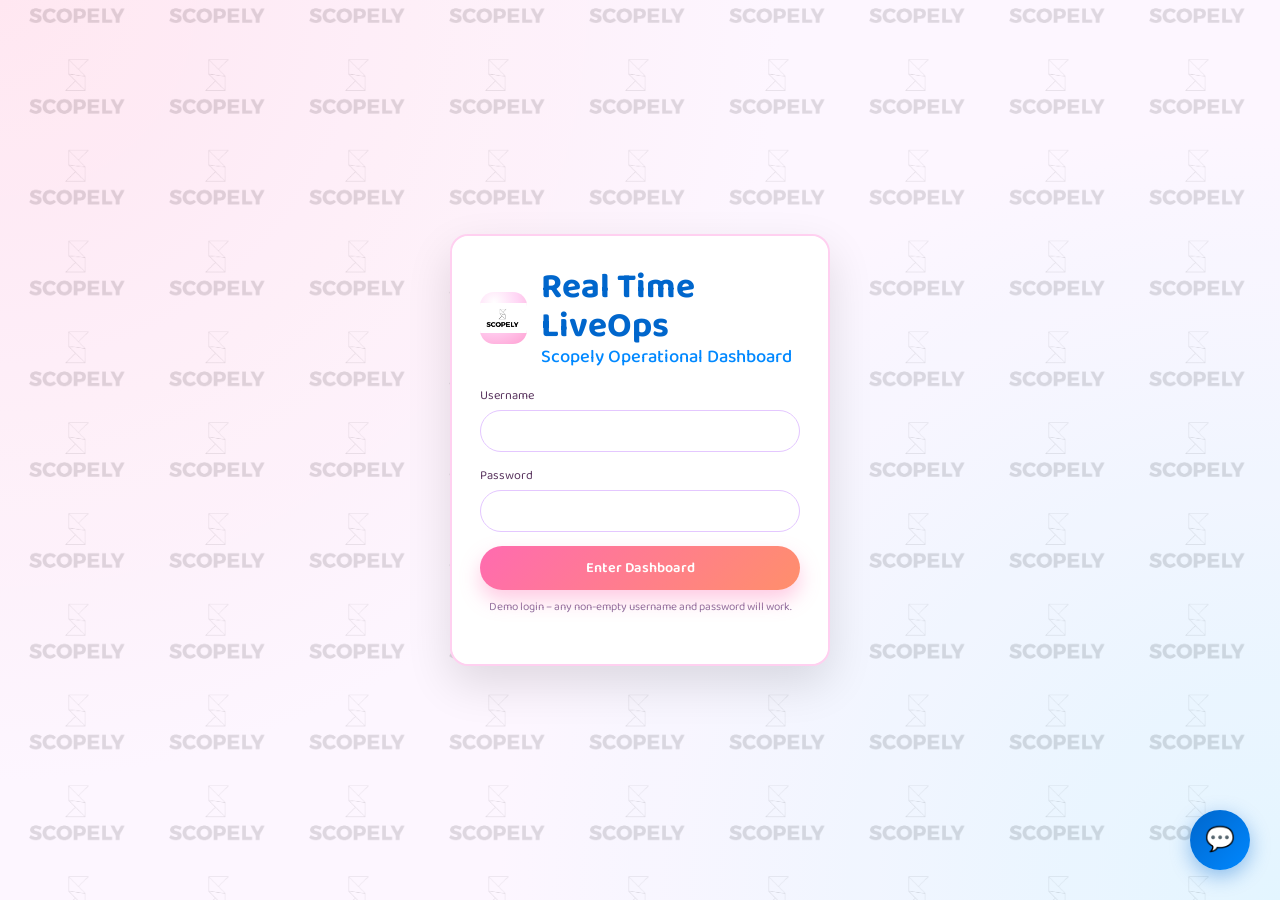
<file: liveops-login.html>
<!DOCTYPE html>
<html lang="en">
<head>
    <meta charset="UTF-8">
    <meta name="viewport" content="width=device-width, initial-scale=1.0">
    <title>Real Time LiveOps - Login</title>
    <link rel="preconnect" href="https://fonts.googleapis.com">
    <link rel="preconnect" href="https://fonts.gstatic.com" crossorigin>
    <link href="https://fonts.googleapis.com/css2?family=Baloo+2:wght@400;700&family=Fredoka:wght@300;400;500&display=swap" rel="stylesheet">
    <link rel="stylesheet" href="styles.css">
    <style>
        .liveops-body {
            min-height: 100vh;
            display: flex;
            align-items: center;
            justify-content: center;
            background: radial-gradient(circle at top left, #ffe4f0 0, transparent 50%),
                        radial-gradient(circle at bottom right, #e0f4ff 0, transparent 50%),
                        #fdf5ff;
            font-family: 'Baloo 2', system-ui, -apple-system, BlinkMacSystemFont, 'Segoe UI', sans-serif;
            position: relative;
        }

        .liveops-body::before {
            content: "";
            position: fixed;
            inset: 0;
            background: url('8C569E66-41D9-48BE-BF89-1D90B8F220A8_4_5005_c.jpeg') repeat center center;
            background-size: 140px auto;
            opacity: 0.12;
            pointer-events: none;
            z-index: 0;
        }
        .liveops-auth-card {
            background: #ffffff;
            border-radius: 18px;
            box-shadow: 0 18px 45px rgba(0,0,0,0.12);
            padding: 32px 28px 28px;
            width: 380px;
            max-width: 92vw;
            border: 2px solid #ffd0f0;
            position: relative;
            z-index: 1;
        }
        .liveops-auth-card::before {
            content: "";
            position: absolute;
            inset: 0;
            background: #ffffff;
            border-radius: 18px;
            z-index: -1;
        }
        .liveops-auth-header {
            display: flex;
            align-items: center;
            gap: 14px;
            margin-bottom: 18px;
        }
        .liveops-auth-logo {
            width: 52px;
            height: 52px;
            border-radius: 14px;
            background: radial-gradient(circle at 30% 20%, #fff 0, #ffd6f5 45%, #ff9ed1 100%);
            display: flex;
            align-items: center;
            justify-content: center;
            overflow: hidden;
        }
        .liveops-auth-logo img {
            max-width: 100%;
            max-height: 100%;
            display: block;
        }
        .liveops-auth-title {
            display: flex;
            flex-direction: column;
            align-items: flex-start;
        }
        .liveops-auth-title h1 {
            font-size: 2.2rem;
            margin: 0;
            color: #0066cc;
            font-weight: 700;
            font-style: normal;
            line-height: 1.1;
            text-align: left;
        }
        .liveops-auth-title span {
            font-size: 1.15rem;
            color: #0088ff;
            font-weight: 500;
            font-style: normal;
            line-height: 1.2;
            text-align: left;
        }
        .liveops-auth-form {
            margin-top: 8px;
        }
        .liveops-field {
            margin-bottom: 14px;
        }
        .liveops-label {
            display: block;
            font-size: 0.78rem;
            margin-bottom: 4px;
            color: #5a355f;
        }
        .liveops-input {
            width: 100%;
            border-radius: 999px;
            border: 1.5px solid #e4c7ff;
            padding: 9px 13px;
            font-size: 0.85rem;
            outline: none;
            transition: border-color 0.18s ease, box-shadow 0.18s ease;
            font-family: inherit;
        }
        .liveops-input:focus {
            border-color: #ff6bb0;
            box-shadow: 0 0 0 2px rgba(255,107,176,0.25);
        }
        .liveops-actions {
            margin-top: 12px;
            display: flex;
            flex-direction: column;
            gap: 8px;
        }
        .liveops-btn-primary {
            border: none;
            border-radius: 999px;
            padding: 10px 14px;
            font-size: 0.9rem;
            font-weight: 600;
            color: #ffffff;
            background: linear-gradient(135deg, #ff6bb0, #ff8f6b);
            cursor: pointer;
            box-shadow: 0 10px 20px rgba(255,107,176,0.35);
            transition: transform 0.12s ease, box-shadow 0.12s ease;
        }
        .liveops-btn-primary:hover {
            transform: translateY(-1px);
            box-shadow: 0 14px 28px rgba(255,107,176,0.4);
        }
        .liveops-btn-primary:active {
            transform: translateY(0);
            box-shadow: 0 8px 18px rgba(255,107,176,0.3);
        }
        .liveops-hint {
            font-size: 0.72rem;
            color: #8b6f9c;
            text-align: center;
        }
        .liveops-error {
            min-height: 16px;
            margin-top: 4px;
            font-size: 0.72rem;
            color: #b02043;
            text-align: center;
        }
        @media (max-width: 480px) {
            .liveops-auth-card {
                padding: 24px 18px 20px;
            }
        }
        .liveops-login-overlay {
            position: fixed;
            inset: 0;
            background: #ffffff;
            z-index: 99999;
            display: none;
            align-items: center;
            justify-content: center;
            animation: fadeIn 0.3s ease;
        }
        .liveops-login-overlay.active {
            display: flex;
        }
        .liveops-login-video {
            max-width: 90vw;
            max-height: 90vh;
            border-radius: 20px;
            box-shadow: 0 20px 60px rgba(0,102,204,0.4);
        }
        @keyframes fadeIn {
            from { opacity: 0; }
            to { opacity: 1; }
        }
        .liveops-ai-bot {
            position: fixed;
            bottom: 30px;
            right: 30px;
            z-index: 99999;
            display: flex;
            flex-direction: column;
            align-items: flex-end;
            gap: 12px;
        }
        .liveops-ai-chat {
            background: #ffffff;
            border-radius: 20px;
            box-shadow: 0 10px 40px rgba(0,0,0,0.15);
            width: 380px;
            max-width: calc(100vw - 60px);
            height: 500px;
            display: none;
            flex-direction: column;
            overflow: hidden;
            animation: slideInUp 0.3s ease;
            border: 2px solid #0066cc;
        }
        .liveops-ai-chat.active {
            display: flex;
        }
        .liveops-ai-header {
            background: linear-gradient(135deg, #0066cc, #0088ff);
            color: white;
            padding: 16px 20px;
            display: flex;
            align-items: center;
            gap: 12px;
            border-radius: 18px 18px 0 0;
        }
        .liveops-ai-avatar {
            width: 40px;
            height: 40px;
            border-radius: 50%;
            background: white;
            display: flex;
            align-items: center;
            justify-content: center;
            font-size: 1.3rem;
        }
        .liveops-ai-info {
            flex: 1;
        }
        .liveops-ai-info h3 {
            margin: 0;
            font-size: 1rem;
            font-weight: 600;
        }
        .liveops-ai-info p {
            margin: 2px 0 0;
            font-size: 0.75rem;
            opacity: 0.9;
        }
        .liveops-ai-close {
            width: 30px;
            height: 30px;
            border: none;
            background: rgba(255,255,255,0.2);
            border-radius: 50%;
            color: white;
            cursor: pointer;
            font-size: 1.2rem;
            display: flex;
            align-items: center;
            justify-content: center;
            transition: background 0.2s;
        }
        .liveops-ai-close:hover {
            background: rgba(255,255,255,0.3);
        }
        .liveops-ai-messages {
            flex: 1;
            overflow-y: auto;
            padding: 16px;
            display: flex;
            flex-direction: column;
            gap: 12px;
            background: #f8f9fa;
        }
        .liveops-ai-message {
            display: flex;
            gap: 8px;
            animation: messageSlideIn 0.3s ease;
        }
        .liveops-ai-message.user {
            flex-direction: row-reverse;
        }
        .liveops-ai-message-avatar {
            width: 32px;
            height: 32px;
            border-radius: 50%;
            background: linear-gradient(135deg, #0066cc, #0088ff);
            display: flex;
            align-items: center;
            justify-content: center;
            font-size: 0.9rem;
            flex-shrink: 0;
        }
        .liveops-ai-message.user .liveops-ai-message-avatar {
            background: linear-gradient(135deg, #6b4a86, #8e6aaa);
        }
        .liveops-ai-message-bubble {
            background: white;
            border-radius: 16px;
            padding: 10px 14px;
            max-width: 70%;
            font-size: 0.9rem;
            line-height: 1.4;
            box-shadow: 0 2px 8px rgba(0,0,0,0.08);
        }
        .liveops-ai-message.user .liveops-ai-message-bubble {
            background: linear-gradient(135deg, #0066cc, #0088ff);
            color: white;
        }
        .liveops-ai-typing {
            display: none;
            align-items: center;
            gap: 4px;
            padding: 10px 14px;
            background: white;
            border-radius: 16px;
            width: fit-content;
        }
        .liveops-ai-typing.active {
            display: flex;
        }
        .liveops-ai-typing span {
            width: 8px;
            height: 8px;
            border-radius: 50%;
            background: #0066cc;
            animation: typingDot 1.4s infinite;
        }
        .liveops-ai-typing span:nth-child(2) {
            animation-delay: 0.2s;
        }
        .liveops-ai-typing span:nth-child(3) {
            animation-delay: 0.4s;
        }
        .liveops-ai-input-area {
            padding: 12px 16px;
            border-top: 1px solid #e0e0e0;
            background: white;
            display: flex;
            gap: 8px;
            align-items: center;
        }
        .liveops-ai-input {
            flex: 1;
            border: 1px solid #e0e0e0;
            border-radius: 20px;
            padding: 10px 16px;
            font-size: 0.9rem;
            font-family: inherit;
            outline: none;
            transition: border-color 0.2s;
        }
        .liveops-ai-input:focus {
            border-color: #0066cc;
        }
        .liveops-ai-action-btn {
            width: 38px;
            height: 38px;
            border: none;
            border-radius: 50%;
            background: linear-gradient(135deg, #0066cc, #0088ff);
            color: white;
            cursor: pointer;
            display: flex;
            align-items: center;
            justify-content: center;
            font-size: 1rem;
            transition: all 0.2s;
            flex-shrink: 0;
        }
        .liveops-ai-action-btn:hover {
            transform: scale(1.05);
            box-shadow: 0 4px 12px rgba(0,102,204,0.4);
        }
        .liveops-ai-action-btn.listening {
            background: linear-gradient(135deg, #ff0066, #ff3388);
            animation: pulse 1.5s ease-in-out infinite;
        }
        .liveops-ai-toggle {
            width: 60px;
            height: 60px;
            border-radius: 50%;
            background: linear-gradient(135deg, #0066cc, #0088ff);
            border: none;
            box-shadow: 0 6px 20px rgba(0,102,204,0.4);
            cursor: pointer;
            display: flex;
            align-items: center;
            justify-content: center;
            font-size: 1.5rem;
            transition: all 0.3s ease;
            position: relative;
        }
        .liveops-ai-toggle:hover {
            transform: scale(1.05);
            box-shadow: 0 8px 25px rgba(0,102,204,0.5);
        }
        .liveops-ai-toggle .liveops-ai-badge {
            position: absolute;
            top: -4px;
            right: -4px;
            width: 20px;
            height: 20px;
            background: #ff0066;
            border-radius: 50%;
            color: white;
            font-size: 0.7rem;
            display: none;
            align-items: center;
            justify-content: center;
            font-weight: 600;
            border: 2px solid white;
        }
        .liveops-ai-toggle .liveops-ai-badge.active {
            display: flex;
        }
        @keyframes pulse {
            0%, 100% {
                transform: scale(1);
                box-shadow: 0 6px 20px rgba(0,102,204,0.4);
            }
            50% {
                transform: scale(1.1);
                box-shadow: 0 8px 30px rgba(0,102,204,0.6);
            }
        }
        @keyframes slideInUp {
            from {
                opacity: 0;
                transform: translateY(20px);
            }
            to {
                opacity: 1;
                transform: translateY(0);
            }
        }
        @keyframes messageSlideIn {
            from {
                opacity: 0;
                transform: translateY(10px);
            }
            to {
                opacity: 1;
                transform: translateY(0);
            }
        }
        @keyframes typingDot {
            0%, 60%, 100% {
                transform: translateY(0);
            }
            30% {
                transform: translateY(-10px);
            }
        }
    </style>
    <script>
        document.addEventListener('DOMContentLoaded', function () {
            const form = document.getElementById('liveopsLoginForm');
            const userInput = document.getElementById('liveopsUsername');
            const passInput = document.getElementById('liveopsPassword');
            const errorBox = document.getElementById('liveopsError');

            form.addEventListener('submit', function (e) {
                e.preventDefault();
                const username = userInput.value.trim();
                const password = passInput.value.trim();

                if (!username || !password) {
                    errorBox.textContent = 'Please enter both username and password.';
                    return;
                }

                if (username !== 'DYE' || password !== 'DYE') {
                    errorBox.textContent = 'Invalid credentials. Use username: DYE and password: DYE';
                    return;
                }

                errorBox.textContent = '';
                
                // Show mascot video overlay
                const overlay = document.getElementById('liveopsLoginOverlay');
                const video = document.getElementById('liveopsLoginVideo');
                
                if (overlay && video) {
                    overlay.classList.add('active');
                    video.play();
                    
                    // Redirect to dashboard after video ends or after 5 seconds (whichever comes first)
                    const redirectUrl = 'liveops-dashboard.html?user=' + encodeURIComponent(username);
                    
                    const redirectTimeout = setTimeout(function() {
                        window.location.href = redirectUrl;
                    }, 5000);
                    
                    video.addEventListener('ended', function() {
                        clearTimeout(redirectTimeout);
                        window.location.href = redirectUrl;
                    });
                } else {
                    // Fallback if video elements not found
                    window.location.href = 'liveops-dashboard.html?user=' + encodeURIComponent(username);
                }
            });

            // AI Chatbot for Login Page
            const aiToggle = document.getElementById('liveopsAIToggle');
            const aiChat = document.getElementById('liveopsAIChat');
            const aiClose = document.getElementById('liveopsAIClose');
            const aiMessages = document.getElementById('liveopsAIMessages');
            const aiInput = document.getElementById('liveopsAIInput');
            const aiSendBtn = document.getElementById('liveopsAISend');
            const aiVoiceBtn = document.getElementById('liveopsAIVoice');
            const aiTyping = document.getElementById('liveopsAITyping');
            const aiBadge = document.getElementById('liveopsAIBadge');
            let unreadCount = 0;
            let lastActivityTime = Date.now();
            let hasAskedIdleQuestion = false;
            let isPageVisible = true;
            let recognition = null;

            // Load voices for speech synthesis
            const synthesis = window.speechSynthesis;
            if (synthesis) {
                synthesis.addEventListener('voiceschanged', function() {
                    const voices = synthesis.getVoices();
                    console.log('Available voices:', voices.map(v => v.name));
                });
                // Trigger voice loading
                synthesis.getVoices();
            }

            // Track page visibility - only speak when page is active
            document.addEventListener('visibilitychange', function() {
                isPageVisible = !document.hidden;
                if (!isPageVisible) {
                    // Stop speaking when user switches tabs
                    if (synthesis) synthesis.cancel();
                }
            });
            
            // Initialize Speech Recognition
            if ('webkitSpeechRecognition' in window || 'SpeechRecognition' in window) {
                const SpeechRecognition = window.SpeechRecognition || window.webkitSpeechRecognition;
                recognition = new SpeechRecognition();
                recognition.continuous = false;
                recognition.interimResults = false;
                recognition.lang = 'en-US';

                recognition.onstart = function() {
                    aiVoiceBtn.classList.add('listening');
                    aiVoiceBtn.innerHTML = '🎤';
                };

                recognition.onresult = function(event) {
                    const transcript = event.results[0][0].transcript;
                    console.log('Voice command:', transcript);
                    addMessage(transcript, 'user');
                    processLoginCommand(transcript);
                };

                recognition.onerror = function(event) {
                    console.error('Speech recognition error:', event.error);
                    aiVoiceBtn.classList.remove('listening');
                    aiVoiceBtn.innerHTML = '🎙️';
                };

                recognition.onend = function() {
                    aiVoiceBtn.classList.remove('listening');
                    aiVoiceBtn.innerHTML = '🎙️';
                };
            }

            aiToggle.addEventListener('click', function() {
                aiChat.classList.toggle('active');
                if (aiChat.classList.contains('active')) {
                    unreadCount = 0;
                    aiBadge.classList.remove('active');
                    aiInput.focus();
                }
            });

            aiClose.addEventListener('click', function() {
                aiChat.classList.remove('active');
            });

            aiSendBtn.addEventListener('click', sendMessage);
            aiInput.addEventListener('keypress', function(e) {
                if (e.key === 'Enter') sendMessage();
            });
            
            // Voice input button
            if (aiVoiceBtn) {
                aiVoiceBtn.addEventListener('click', function() {
                    if (!recognition) {
                        addMessage('Voice recognition is not supported in your browser. Try Chrome or Edge.', 'bot');
                        return;
                    }
                    
                    if (aiVoiceBtn.classList.contains('listening')) {
                        recognition.stop();
                    } else {
                        recognition.start();
                    }
                });
            }
            
            aiInput.addEventListener('input', resetIdleTimer);
            document.addEventListener('click', resetIdleTimer);
            document.addEventListener('keypress', resetIdleTimer);

            function sendMessage() {
                const message = aiInput.value.trim();
                if (!message) return;
                addMessage(message, 'user');
                aiInput.value = '';
                processLoginCommand(message);
            }

            function addMessage(text, sender) {
                const messageDiv = document.createElement('div');
                messageDiv.className = 'liveops-ai-message' + (sender === 'user' ? ' user' : '');
                const avatar = document.createElement('div');
                avatar.className = 'liveops-ai-message-avatar';
                avatar.textContent = sender === 'user' ? '👤' : '🌹';
                const bubble = document.createElement('div');
                bubble.className = 'liveops-ai-message-bubble';
                bubble.textContent = text;
                messageDiv.appendChild(avatar);
                messageDiv.appendChild(bubble);
                aiMessages.appendChild(messageDiv);
                aiMessages.scrollTop = aiMessages.scrollHeight;
                if (sender === 'bot' && !aiChat.classList.contains('active')) {
                    unreadCount++;
                    aiBadge.textContent = unreadCount;
                    aiBadge.classList.add('active');
                }
            }

            function showTyping() {
                aiTyping.classList.add('active');
                aiMessages.scrollTop = aiMessages.scrollHeight;
            }

            function hideTyping() {
                aiTyping.classList.remove('active');
            }

            function speak(text) {
                // Only speak if page is visible/active
                if (!isPageVisible) {
                    console.log('Page not visible, skipping speech');
                    return;
                }
                
                const synthesis = window.speechSynthesis;
                if (synthesis) {
                    synthesis.cancel();
                    const utterance = new SpeechSynthesisUtterance(text);
                    utterance.rate = 1.0;
                    utterance.pitch = 1.1;
                    utterance.volume = 1.0;
                    
                    // Select a female voice (Rose)
                    const voices = synthesis.getVoices();
                    const femaleVoice = voices.find(voice => 
                        voice.name.includes('Female') || 
                        voice.name.includes('Samantha') || 
                        voice.name.includes('Victoria') ||
                        voice.name.includes('Karen') ||
                        voice.name.includes('Moira') ||
                        voice.name.includes('Google US English Female') ||
                        voice.name.includes('Microsoft Zira') ||
                        (voice.name.includes('en') && voice.name.toLowerCase().includes('female'))
                    );
                    
                    if (femaleVoice) {
                        utterance.voice = femaleVoice;
                        console.log('Rose speaking with voice:', femaleVoice.name);
                    }
                    
                    // Auto-restart listening after speaking if in login workflow
                    utterance.onend = function() {
                        if ((loginContext.waitingFor || autoListenAfterResponse) && isPageVisible && recognition) {
                            setTimeout(function() {
                                try {
                                    recognition.start();
                                    console.log('Auto-restarted listening for login');
                                } catch(e) {
                                    console.log('Already listening or error:', e);
                                }
                            }, 1000);
                        }
                    };
                    
                    synthesis.speak(utterance);
                }
            }

            let loginContext = {
                waitingFor: null,
                username: '',
                password: ''
            };
            let autoListenAfterResponse = false;

            function processLoginCommand(command) {
                showTyping();
                setTimeout(function() {
                    hideTyping();
                    const cmd = command.toLowerCase();
                    let response = '';
                    
                    // Handle login workflow
                    if (loginContext.waitingFor === 'username') {
                        loginContext.username = command.trim();
                        loginContext.waitingFor = 'password';
                        response = '✅ Got it! Username is "' + command.trim() + '". Now, what\'s your password?';
                        addMessage(response, 'bot');
                        if (isPageVisible) speak(response);
                        return;
                    } else if (loginContext.waitingFor === 'password') {
                        loginContext.password = command.trim();
                        loginContext.waitingFor = null;
                        autoListenAfterResponse = false; // Stop auto-listening after login complete
                        
                        // Fill in the form
                        const userInput = document.getElementById('liveopsUsername');
                        const passInput = document.getElementById('liveopsPassword');
                        const loginBtn = document.querySelector('.liveops-btn-primary');
                        
                        if (userInput && passInput) {
                            userInput.value = loginContext.username;
                            passInput.value = loginContext.password;
                            response = '✅ Perfect! I\'ve entered your credentials. Logging you in now...';
                            addMessage(response, 'bot');
                            if (isPageVisible) speak(response);
                            
                            // Auto-submit after a moment
                            setTimeout(function() {
                                if (loginBtn) loginBtn.click();
                            }, 2000);
                        }
                        return;
                    }
                    
                    // Start login workflow
                    if (cmd.includes('login') || cmd.includes('log in') || cmd.includes('sign in')) {
                        loginContext.waitingFor = 'username';
                        loginContext.username = '';
                        loginContext.password = '';
                        autoListenAfterResponse = true; // Enable continuous listening for login
                        response = '🔐 I\'ll help you log in! First, what\'s your username?';
                    } else if (cmd.includes('help') || cmd.includes('stuck') || cmd.includes('how')) {
                        response = '🔐 Just say "login" and I\'ll ask you for your credentials step by step!';
                    } else if (cmd.includes('hello') || cmd.includes('hi')) {
                        response = '👋 Hello! I\'m Rose, your login assistant. Say "login" and I\'ll help you get in!';
                    } else {
                        response = '🤖 I\'m Rose, your login assistant! Say "login" to get started.';
                    }
                    addMessage(response, 'bot');
                    if (isPageVisible) {
                        speak(response);
                    }
                }, 1000);
            }

            function resetIdleTimer() {
                lastActivityTime = Date.now();
                hasAskedIdleQuestion = false;
            }

            function checkIdleAndAsk() {
                const idleTime = Date.now() - lastActivityTime;
                if (idleTime >= 30000 && !hasAskedIdleQuestion) {
                    hasAskedIdleQuestion = true;
                    const questions = [
                        '🤔 Having trouble logging in? Just say "login" and I\'ll help you step by step!',
                        '💭 Still on the login page? Say "login" and I\'ll ask for your credentials.',
                        '👋 Need help? Say "login" and I\'ll guide you through it!',
                        '🔍 Stuck? Just say "login" and tell me your username and password.',
                        '💡 Quick tip: Say "login" to start the login process with me!'
                    ];
                    const question = questions[Math.floor(Math.random() * questions.length)];
                    addMessage(question, 'bot');
                    if (isPageVisible) {
                        speak(question);
                    }
                }
            }

            setInterval(checkIdleAndAsk, 30000);

            setTimeout(function() {
                const welcomeMsg = '👋 Welcome! I\'m Rose, your login assistant. Say "login" and I\'ll help you sign in by asking for your credentials!';
                addMessage(welcomeMsg, 'bot');
                if (isPageVisible) {
                    speak(welcomeMsg);
                }
                if (!aiChat.classList.contains('active')) {
                    unreadCount = 1;
                    aiBadge.textContent = '1';
                    aiBadge.classList.add('active');
                }
            }, 2000);

        });
    </script>
</head>
<body class="liveops-body">
    <div class="liveops-ai-bot">
        <div id="liveopsAIChat" class="liveops-ai-chat">
            <div class="liveops-ai-header">
                <div class="liveops-ai-avatar">🌹</div>
                <div class="liveops-ai-info">
                    <h3>Rose - Login Assistant</h3>
                    <p>Online • Here to help</p>
                </div>
                <button id="liveopsAIClose" class="liveops-ai-close">×</button>
            </div>
            <div id="liveopsAIMessages" class="liveops-ai-messages">
                <div id="liveopsAITyping" class="liveops-ai-typing">
                    <span></span>
                    <span></span>
                    <span></span>
                </div>
            </div>
            <div class="liveops-ai-input-area">
                <input id="liveopsAIInput" class="liveops-ai-input" type="text" placeholder="Ask me anything...">
                <button id="liveopsAIVoice" class="liveops-ai-action-btn" title="Voice Input">🎙️</button>
                <button id="liveopsAISend" class="liveops-ai-action-btn" title="Send Message">➤</button>
            </div>
        </div>
        <button id="liveopsAIToggle" class="liveops-ai-toggle" title="AI Assistant">
            💬
            <span id="liveopsAIBadge" class="liveops-ai-badge"></span>
        </button>
    </div>
    <div class="liveops-auth-card">
        <div class="liveops-auth-header">
            <div class="liveops-auth-logo">
                <img src="8C569E66-41D9-48BE-BF89-1D90B8F220A8_4_5005_c.jpeg" alt="Scopely Logo">
            </div>
            <div class="liveops-auth-title">
                <h1>Real Time LiveOps</h1>
                <span>Scopely Operational Dashboard</span>
            </div>
        </div>

        <form id="liveopsLoginForm" class="liveops-auth-form">
            <div class="liveops-field">
                <label class="liveops-label" for="liveopsUsername">Username</label>
                <input class="liveops-input" id="liveopsUsername" type="text" autocomplete="username" required>
            </div>
            <div class="liveops-field">
                <label class="liveops-label" for="liveopsPassword">Password</label>
                <input class="liveops-input" id="liveopsPassword" type="password" autocomplete="current-password" required>
            </div>
            <div class="liveops-actions">
                <button type="submit" class="liveops-btn-primary">Enter Dashboard</button>
                <div class="liveops-hint">Demo login – any non-empty username and password will work.</div>
            </div>
            <div id="liveopsError" class="liveops-error" aria-live="polite"></div>
        </form>
    </div>
    <div id="liveopsLoginOverlay" class="liveops-login-overlay">
        <video id="liveopsLoginVideo" class="liveops-login-video" muted playsinline>
            <source src="asset_ztm2dZzJ1Kjdi3An1JL5CnRc.mp4" type="video/mp4">
        </video>
    </div>
</body>
</html>
</file>
<file: styles.css>
* {
    margin: 0;
    padding: 0;
    box-sizing: border-box;
}

body {
    font-family: 'Fredoka', sans-serif;
    background: 
        repeating-linear-gradient(90deg, #5a4a3a 0px, #6b5644 3px, #5a4a3a 6px),
        linear-gradient(to bottom, #4a3a2a, #6b5644);
    min-height: 100vh;
    padding: 20px;
    color: #333;
    position: relative;
    overflow-x: hidden;
}

body::before {
    content: '';
    position: fixed;
    top: 0;
    left: 0;
    right: 0;
    bottom: 0;
    background-image: 
        repeating-linear-gradient(0deg, transparent, transparent 2px, rgba(0,0,0,0.05) 2px, rgba(0,0,0,0.05) 4px),
        repeating-linear-gradient(90deg, transparent, transparent 2px, rgba(0,0,0,0.05) 2px, rgba(0,0,0,0.05) 4px);
    pointer-events: none;
    z-index: 0;
}

header {
    text-align: center;
    margin-bottom: 30px;
    position: relative;
    z-index: 1;
}

header h1 {
    font-family: 'Baloo 2', cursive;
    font-size: 3rem;
    color: #fff;
    text-shadow: 3px 3px 6px rgba(0, 0, 0, 0.5);
    transform: rotate(-2deg);
}

main {
    max-width: 1400px;
    margin: 0 auto;
    position: relative;
    z-index: 1;
    display: flex;
    flex-direction: column;
    align-items: center;
}

.controls {
    background: #f5e6d3;
    padding: 20px;
    border-radius: 8px;
    box-shadow: 0 4px 12px rgba(0, 0, 0, 0.3);
    margin-bottom: 30px;
    border: 3px solid #d4b896;
    position: relative;
    width: 1350px;
}

.controls::before {
    content: '';
    position: absolute;
    top: 0;
    left: 0;
    right: 0;
    bottom: 0;
    background-image: 
        radial-gradient(circle at 20% 30%, rgba(139, 90, 43, 0.03) 1px, transparent 1px),
        radial-gradient(circle at 80% 70%, rgba(139, 90, 43, 0.03) 1px, transparent 1px),
        radial-gradient(circle at 40% 60%, rgba(139, 90, 43, 0.02) 1px, transparent 1px);
    background-size: 50px 50px, 70px 70px, 90px 90px;
    pointer-events: none;
    border-radius: 8px;
}

.controls label {
    display: block;
    margin-bottom: 8px;
    font-weight: 500;
    color: #5a4538;
    position: relative;
    z-index: 1;
}

#imageInput {
    width: 100%;
    padding: 12px;
    border: 3px solid #c4a57b;
    border-radius: 4px;
    font-family: 'Courier New', monospace;
    font-size: 14px;
    resize: vertical;
    margin-bottom: 15px;
    background: #fefbf5;
    position: relative;
    z-index: 1;
}

#imageInput:focus {
    outline: none;
    border-color: #a67c52;
    box-shadow: 0 0 8px rgba(166, 124, 82, 0.3);
}

.button-group {
    display: flex;
    gap: 10px;
    flex-wrap: wrap;
    margin-bottom: 15px;
    position: relative;
    z-index: 1;
}

button {
    padding: 12px 24px;
    border: 3px solid #8b5a2b;
    border-radius: 6px;
    font-family: 'Baloo 2', cursive;
    font-size: 16px;
    font-weight: 700;
    cursor: pointer;
    transition: all 0.2s ease;
    box-shadow: 0 4px 0 #6b4423, 0 6px 8px rgba(0, 0, 0, 0.3);
    position: relative;
    top: 0;
}

#renderBtn {
    background: #ff9966;
    color: #fff;
}

#shuffleBtn {
    background: #ffcc66;
    color: #5a4538;
}

#clearBtn {
    background: #ff6666;
    color: #fff;
}

#sampleBtn {
    background: #66ccff;
    color: #fff;
}

button:hover {
    transform: translateY(-2px);
    box-shadow: 0 6px 0 #6b4423, 0 8px 12px rgba(0, 0, 0, 0.3);
}

button:active {
    transform: translateY(2px);
    box-shadow: 0 2px 0 #6b4423, 0 4px 6px rgba(0, 0, 0, 0.3);
}

.status {
    padding: 10px;
    border-radius: 4px;
    font-size: 14px;
    min-height: 20px;
    position: relative;
    z-index: 1;
    border: 2px solid transparent;
}

.status.success {
    background: #c8e6c9;
    color: #2e7d32;
    border-color: #81c784;
}

.status.error {
    background: #ffcdd2;
    color: #c62828;
    border-color: #e57373;
}

.book {
    display: flex;
    justify-content: center;
    align-items: stretch;
    background: #8b6f47;
    border-radius: 8px;
    box-shadow: 
        0 15px 40px rgba(0, 0, 0, 0.5),
        inset 0 0 0 8px #6b5644,
        inset 0 0 0 12px #8b6f47;
    overflow: visible;
    width: 1350px;
    height: 1050px;
    position: relative;
    padding: 25px 15px 35px 15px;
}

.book::before {
    content: '';
    position: absolute;
    top: 15px;
    left: 50%;
    transform: translateX(-50%);
    width: 80%;
    height: 12px;
    background: linear-gradient(to right, 
        #ff6b9d 0%, #ff6b9d 15%,
        transparent 15%, transparent 20%,
        #66ccff 20%, #66ccff 35%,
        transparent 35%, transparent 40%,
        #ffcc66 40%, #ffcc66 55%,
        transparent 55%, transparent 60%,
        #a8e6cf 60%, #a8e6cf 75%,
        transparent 75%);
    border-radius: 3px 3px 0 0;
    z-index: 2;
}

.book::after {
    content: '';
    position: absolute;
    bottom: -15px;
    left: 50%;
    transform: translateX(-50%);
    width: 30px;
    height: 80px;
    background: linear-gradient(to bottom, #ff6b9d, #ff4477);
    border-radius: 0 0 4px 4px;
    box-shadow: 
        50px 0 0 #66ccff,
        -50px 0 0 #ffcc66;
    z-index: 3;
}

.page {
    flex: 1;
    padding: 50px 45px;
    background: 
        radial-gradient(circle at 30% 40%, rgba(139, 90, 43, 0.04) 1px, transparent 1px),
        radial-gradient(circle at 70% 60%, rgba(139, 90, 43, 0.04) 1px, transparent 1px),
        #f5e6d3;
    background-size: 60px 60px, 80px 80px, 100% 100%;
    position: relative;
    border: 2px solid #d4b896;
    box-shadow: inset 0 0 30px rgba(139, 90, 43, 0.1);
}

.page::before {
    content: '';
    position: absolute;
    top: 0;
    left: 0;
    right: 0;
    bottom: 0;
    background-image: 
        linear-gradient(to bottom, 
            transparent 0%, 
            rgba(212, 184, 150, 0.1) 25%, 
            transparent 26%, 
            transparent 50%,
            rgba(212, 184, 150, 0.1) 75%,
            transparent 76%);
    background-size: 100% 40px;
    pointer-events: none;
    opacity: 0.3;
}

.page.left {
    border-right: none;
    border-radius: 8px 0 0 8px;
    clip-path: polygon(
        0 2%, 2% 0, 98% 0, 100% 1%,
        100% 99%, 98% 100%, 2% 100%, 0 98%
    );
}

.page.right {
    border-left: none;
    border-radius: 0 8px 8px 0;
    clip-path: polygon(
        0 1%, 2% 0, 98% 0, 100% 2%,
        100% 98%, 98% 100%, 2% 100%, 0 99%
    );
}

.spine {
    width: 24px;
    background: 
        repeating-linear-gradient(to bottom,
            #8b6f47 0px,
            #9b7f57 2px,
            #8b6f47 4px),
        linear-gradient(to right, #6b5644, #8b6f47, #6b5644);
    box-shadow: 
        inset 2px 0 4px rgba(0, 0, 0, 0.4),
        inset -2px 0 4px rgba(0, 0, 0, 0.4);
    position: relative;
}

.spine::before {
    content: '';
    position: absolute;
    top: 50%;
    left: 50%;
    transform: translate(-50%, -50%);
    width: 8px;
    height: 60%;
    background: repeating-linear-gradient(to bottom,
        #d4b896 0px,
        #d4b896 8px,
        transparent 8px,
        transparent 10px);
    border-radius: 2px;
}

.sticker-container {
    position: absolute;
    z-index: 1;
    cursor: grab;
    transition: transform 0.3s ease, box-shadow 0.3s ease;
}

.sticker {
    width: 100%;
    height: 100%;
    border-radius: 4px;
    box-shadow: 
        0 4px 10px rgba(0, 0, 0, 0.25),
        inset 0 0 0 4px rgba(255, 255, 255, 0.4);
    object-fit: cover;
    border: 4px solid #fff;
    background: white;
    user-select: none;
    touch-action: none;
    -webkit-user-drag: none;
    display: block;
}

.resize-handle {
    position: absolute;
    bottom: -6px;
    right: -6px;
    width: 20px;
    height: 20px;
    background: #ff9900;
    border: 3px solid #fff;
    border-radius: 50%;
    cursor: nwse-resize;
    opacity: 0;
    transition: opacity 0.2s ease;
    z-index: 2;
    box-shadow: 0 2px 6px rgba(0, 0, 0, 0.3);
}

.sticker-container:hover .resize-handle {
    opacity: 1;
}

.sticker-container:hover .sticker {
    box-shadow: 
        0 8px 20px rgba(0, 0, 0, 0.35),
        inset 0 0 0 4px rgba(255, 255, 255, 0.5);
}

.sticker-container:hover {
    z-index: 10;
}

.sticker-container:active {
    cursor: grabbing;
}

/* Animations */
@keyframes popIn {
    0% {
        transform: rotate(var(--rotation)) scale(0);
        opacity: 0;
    }
    50% {
        transform: rotate(var(--rotation)) scale(1.2);
    }
    75% {
        transform: rotate(var(--rotation)) scale(0.9);
    }
    100% {
        transform: rotate(var(--rotation)) scale(1);
        opacity: 1;
    }
}

@keyframes floatOut {
    0% {
        transform: rotate(var(--rotation)) scale(1) translateY(0);
        opacity: 1;
    }
    100% {
        transform: rotate(calc(var(--rotation) + 360deg)) scale(0.5) translateY(-100px);
        opacity: 0;
    }
}

@keyframes spinRelocate {
    0% {
        transform: rotate(var(--rotation)) scale(1);
    }
    50% {
        transform: rotate(calc(var(--rotation) + 270deg)) scale(1.1);
    }
    100% {
        transform: rotate(var(--rotation-new)) scale(1);
    }
}

@keyframes bookBounce {
    0%, 100% {
        transform: translateY(0) scale(1);
    }
    25% {
        transform: translateY(-15px) scale(1.02);
    }
    50% {
        transform: translateY(-8px) scale(1.01);
    }
    75% {
        transform: translateY(-3px) scale(1.005);
    }
}

@keyframes textareaGlow {
    0% {
        border-color: #c4a57b;
        box-shadow: 0 0 0 rgba(255, 153, 0, 0);
    }
    50% {
        border-color: #ff9900;
        box-shadow: 0 0 20px rgba(255, 153, 0, 0.6);
    }
    100% {
        border-color: #c4a57b;
        box-shadow: 0 0 0 rgba(255, 153, 0, 0);
    }
}

.sticker-container.pop-in {
    animation: popIn 0.6s cubic-bezier(0.68, -0.55, 0.265, 1.55) forwards;
}

.sticker-container.float-out {
    animation: floatOut 0.8s cubic-bezier(0.55, 0.085, 0.68, 0.53) forwards;
}

.sticker-container.spin-relocate {
    animation: spinRelocate 0.8s cubic-bezier(0.68, -0.55, 0.265, 1.55) forwards;
}

.book.bounce {
    animation: bookBounce 0.8s ease-out;
}

#imageInput.glow {
    animation: textareaGlow 0.8s ease-in-out;
}

footer {
    text-align: center;
    padding: 30px 20px 20px;
    position: relative;
    z-index: 1;
}

footer p {
    font-family: 'Fredoka', sans-serif;
    font-size: 14px;
    color: rgba(255, 255, 255, 0.7);
    margin: 0;
    text-shadow: 1px 1px 2px rgba(0, 0, 0, 0.3);
}

@media (max-width: 768px) {
    header h1 {
        font-size: 2rem;
    }

    .book {
        flex-direction: column;
        padding: 25px 15px 35px 15px;
    }

    .book::before {
        width: 60%;
        height: 10px;
    }

    .book::after {
        width: 20px;
        height: 60px;
        box-shadow: 
            35px 0 0 #66ccff,
            -35px 0 0 #ffcc66;
    }

    .spine {
        width: 100%;
        height: 20px;
        background: 
            repeating-linear-gradient(to right,
                #8b6f47 0px,
                #9b7f57 2px,
                #8b6f47 4px),
            linear-gradient(to bottom, #6b5644, #8b6f47, #6b5644);
        box-shadow: 
            inset 0 2px 4px rgba(0, 0, 0, 0.4),
            inset 0 -2px 4px rgba(0, 0, 0, 0.4);
    }

    .spine::before {
        width: 60%;
        height: 8px;
        background: repeating-linear-gradient(to right,
            #d4b896 0px,
            #d4b896 8px,
            transparent 8px,
            transparent 10px);
    }

    .page {
        padding: 30px 20px;
    }

    .page.left {
        border-right: 2px solid #d4b896;
        border-bottom: none;
        border-radius: 8px 8px 0 0;
        clip-path: polygon(
            2% 0, 98% 0, 100% 2%,
            100% 98%, 98% 100%, 2% 100%, 0 98%, 0 2%
        );
    }

    .page.right {
        border-left: 2px solid #d4b896;
        border-top: none;
        border-radius: 0 0 8px 8px;
        clip-path: polygon(
            0 2%, 2% 0, 98% 0, 100% 2%,
            100% 98%, 98% 100%, 2% 100%, 0 98%
        );
    }

    .sticker {
        width: 90px;
        height: 90px;
    }
}
</file>
